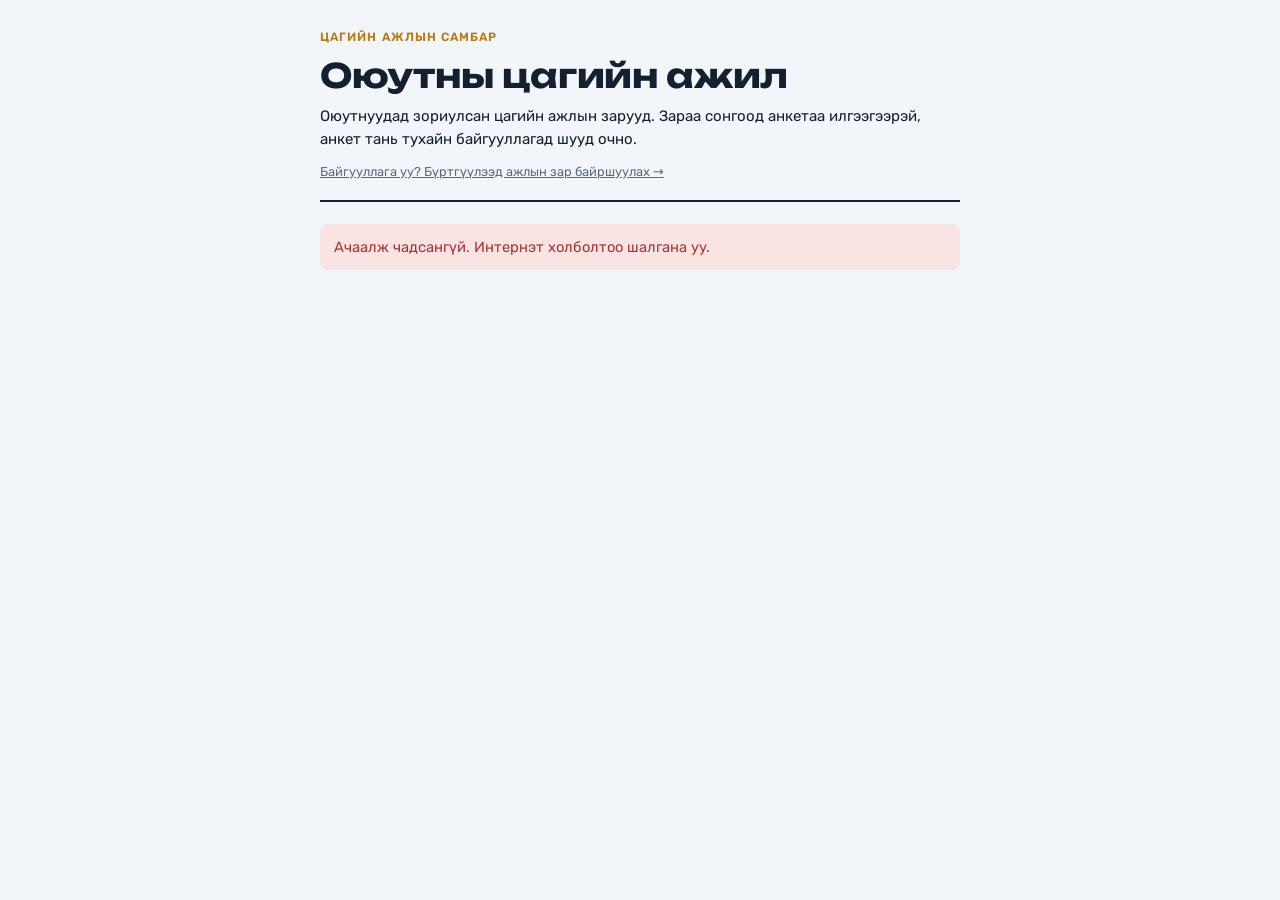
<file: index.html>
<!doctype html>
<html lang="mn">
<head>
<meta charset="utf-8">
<meta name="viewport" content="width=device-width,initial-scale=1,viewport-fit=cover">
<title>Оюутны цагийн ажил</title>
<meta name="description" content="Оюутнуудад зориулсан цагийн ажлын зарууд">
<meta name="theme-color" content="#1D5FAA">
<link rel="icon" href="icons/icon-192.png">
<link rel="preconnect" href="https://fonts.googleapis.com">
<link rel="preconnect" href="https://fonts.gstatic.com" crossorigin>
<link rel="stylesheet" href="https://fonts.googleapis.com/css2?family=Unbounded:wght@500;700&family=Rubik:wght@400;500;600&display=swap">
<link rel="stylesheet" href="style.css?v=9">
</head>
<body>
<main class="wrap">
  <header class="hero">
    <div class="eyebrow">Цагийн ажлын самбар</div>
    <h1 id="siteTitle">Оюутны цагийн ажил</h1>
    <p class="desc" id="siteDesc">Оюутнуудад зориулсан цагийн ажлын зарууд. Зараа сонгоод анкетаа илгээгээрэй, анкет тань тухайн байгууллагад шууд очно.</p>
    <a class="hint" href="company.html" id="postCta">Байгууллага уу? Бүртгүүлээд ажлын зар байршуулах →</a>
  </header>

  <div id="status" class="note info">Ачааллаж байна…</div>

  <section id="boardView" hidden>
    <div class="jobs" id="jobs"></div>
  </section>

  <section class="panel" id="formPanel" hidden>
    <button type="button" class="ghost small" id="backBtn" style="justify-self:start">← Бүх зар</button>
    <div class="chosen" id="chosen"></div>
    <h2>Анкет бөглөх</h2>
    <form id="form" novalidate>
      <div style="display:grid;gap:16px">
        <div class="grid2">
          <div class="field"><label for="f_last" class="req">Овог</label><input id="f_last" type="text" autocomplete="family-name" maxlength="60"></div>
          <div class="field"><label for="f_first" class="req">Нэр</label><input id="f_first" type="text" autocomplete="given-name" maxlength="60"></div>
        </div>
        <div class="grid2">
          <div class="field"><label for="f_phone" class="req">Утас</label><input id="f_phone" type="tel" inputmode="tel" autocomplete="tel" placeholder="9911 2233" maxlength="20"></div>
          <div class="field"><label for="f_email">Имэйл</label><input id="f_email" type="email" autocomplete="email" maxlength="100"></div>
        </div>
        <div class="grid2">
          <div class="field"><label for="f_age" class="req">Нас</label><input id="f_age" type="text" inputmode="numeric" maxlength="2" placeholder="20"></div>
          <div class="field"><label for="f_type" class="req">Та хэн бэ?</label><select id="f_type"><option value="">Сонгоно уу</option></select></div>
        </div>
        <div class="field" id="genderField" hidden>
          <span class="lbl" id="genderLbl">Хүйс</span>
          <div class="chips" id="genderChips" role="radiogroup" aria-labelledby="genderLbl"></div>
        </div>
        <div class="grid2">
          <div class="field"><label for="f_school">Сургууль</label><input id="f_school" type="text" placeholder="МУИС, ШУТИС…" maxlength="100"></div>
          <div class="field"><label for="f_major">Мэргэжил, курс</label><input id="f_major" type="text" placeholder="Нягтлан бодох, 2-р курс" maxlength="100"></div>
        </div>
        <div class="field">
          <span class="lbl req">Ажиллах боломжтой өдрүүд</span>
          <div class="chips" id="dayChips"></div>
        </div>
        <div class="field">
          <span class="lbl req">Ажиллах боломжтой цаг</span>
          <div class="chips" id="shiftChips"></div>
        </div>
        <div class="field"><label for="f_exp">Ажлын туршлага</label><textarea id="f_exp" maxlength="800" placeholder="Өмнө нь хаана, ямар ажил хийж байсан бэ? Байхгүй бол хоосон үлдээнэ үү."></textarea></div>
        <div class="field"><label for="f_note">Нэмэлт мэдээлэл</label><textarea id="f_note" maxlength="800" placeholder="Хэзээнээс эхлэх боломжтой, асуух зүйл гэх мэт"></textarea></div>
        <label class="consent"><input type="checkbox" id="f_consent"> <span id="consentText">Миний мэдээллийг энэ байгууллагад илгээхийг зөвшөөрч байна.</span></label>
        <div class="trap" aria-hidden="true"><label for="f_web">Website</label><input id="f_web" type="text" tabindex="-1" autocomplete="off"></div>
        <div id="formMsg" hidden></div>
        <div class="row"><button type="submit" class="primary" id="submitBtn">Анкет илгээх</button></div>
      </div>
    </form>
  </section>

  <section class="panel" id="donePanel" hidden>
    <h2 id="doneTitle">Анкет илгээгдлээ</h2>
    <p style="margin:0" id="doneText"></p>
    <div class="row"><button type="button" class="primary" id="againBtn">Өөр зар үзэх</button></div>
  </section>
</main>

<script src="config.js?v=9"></script>
<script src="common.js?v=9"></script>
<script>
let jobs = [], current = null, genderMode = "off", site = {};
const checked = box => [...box.querySelectorAll("input:checked")].map(i => i.value);

function renderOptions(o) {
  o = o || {};
  $("dayChips").textContent = "";
  $("shiftChips").textContent = "";
  $("f_type").length = 1;
  chips($("dayChips"), o.days || DAY_FULL, "day");
  chips($("shiftChips"), o.shifts || SHIFTS, "shift");
  (o.types || TYPES).forEach(t => $("f_type").add(new Option(t, t)));
  genderMode = o.genderMode || "off";
  $("genderChips").textContent = "";
  chips($("genderChips"), o.genders || [], "gender", "radio");
  $("genderField").hidden = genderMode === "off";
  $("genderLbl").classList.toggle("req", genderMode === "required");
}

function node(tag, cls, text) {
  const e = document.createElement(tag);
  if (cls) e.className = cls;
  if (text != null) e.textContent = text;
  return e;
}

function meta(job) {
  const m = node("div", "meta");
  [["Байршил", job.place], ["Цалин", job.pay], ["Цаг", job.schedule], ["Хаагдах", job.deadline]].forEach(([k, v]) => {
    if (!v) return;
    const s = node("span"), b = node("b", null, v);
    s.append(k + ": ", b);
    m.append(s);
  });
  return m;
}

function renderBoard() {
  const box = $("jobs");
  box.textContent = "";
  if (!jobs.length) {
    box.append(node("div", "empty", "Одоогоор нээлттэй зар алга. Дараа дахин шалгаарай."));
    return;
  }
  jobs.forEach(j => {
    const a = node("article", "job");
    a.append(node("div", "org", j.org), node("h3", null, j.title), meta(j));
    const det = node("details");
    det.append(node("summary", null, "Дэлгэрэнгүй"), node("p", "desc", j.desc));
    a.append(det);
    const b = node("button", "primary", "Анкет илгээх");
    b.type = "button";
    b.style.justifySelf = "start";
    b.onclick = () => { location.hash = "job=" + j.id; };
    a.append(b);
    box.append(a);
  });
}

// #job=<id> линкээр шууд тухайн зарын анкет нээгдэнэ (админ "Линк хуулах"-аар тараана).
function route() {
  const m = location.hash.match(/job=([\w-]+)/);
  current = m ? jobs.find(j => j.id === m[1]) || null : null;
  $("donePanel").hidden = true;
  if (m && !current) {
    msg($("status"), "Энэ зар хаагдсан эсвэл олдсонгүй. Доорх нээлттэй заруудаас сонгоно уу.", "info");
  } else if (site.closed) {
    msg($("status"), "Анкет хүлээж авахыг түр зогсоосон байна.", "info");
  } else {
    $("status").hidden = true;
  }
  $("boardView").hidden = !!current;
  $("formPanel").hidden = !current || site.closed;
  if (current) {
    const c = $("chosen");
    c.textContent = "";
    c.append(node("div", "org", current.org), node("strong", null, current.title), meta(current));
    $("consentText").textContent = `Миний мэдээллийг «${current.org}»-д илгээхийг зөвшөөрч байна.`;
    $("f_consent").checked = false;
    msg($("formMsg"), "");
  }
  window.scrollTo(0, 0);
}
window.addEventListener("hashchange", route);
$("backBtn").onclick = () => { location.hash = ""; };
$("againBtn").onclick = () => { location.hash = ""; route(); };

$("form").addEventListener("submit", async e => {
  e.preventDefault();
  if (!current) return;
  const d = {
    jobId: current.id,
    lastName: $("f_last").value.trim(), firstName: $("f_first").value.trim(),
    phone: $("f_phone").value.trim(), email: $("f_email").value.trim(), age: $("f_age").value.trim(),
    type: $("f_type").value, school: $("f_school").value.trim(), major: $("f_major").value.trim(),
    days: checked($("dayChips")), shifts: checked($("shiftChips")),
    experience: $("f_exp").value.trim(), note: $("f_note").value.trim(), website: $("f_web").value,
    gender: checked($("genderChips"))[0] || "", consent: $("f_consent").checked
  };
  const miss = [];
  if (!d.lastName) miss.push("овог");
  if (!d.firstName) miss.push("нэр");
  if (d.phone.replace(/\D/g, "").length < 8) miss.push("утас (8 оронтой)");
  if (!/^\d{1,2}$/.test(d.age)) miss.push("нас");
  if (!d.type) miss.push("та хэн бэ");
  if (genderMode === "required" && !d.gender) miss.push("хүйс");
  if (!d.days.length) miss.push("өдөр");
  if (!d.shifts.length) miss.push("цаг");
  if (d.email && !/^\S+@\S+\.\S+$/.test(d.email)) miss.push("имэйл зөв биш");
  if (miss.length) { msg($("formMsg"), "Дараахыг бөглөнө үү: " + miss.join(", "), "err"); return; }
  if (!d.consent) { msg($("formMsg"), "Мэдээллээ байгууллагад илгээхийг зөвшөөрнө үү.", "err"); return; }

  const btn = $("submitBtn");
  btn.disabled = true;
  btn.textContent = "Илгээж байна…";
  try {
    const r = await api("apply", { data: d });
    $("doneTitle").textContent = r.updated ? "Анкет тань шинэчлэгдлээ" : "Анкет илгээгдлээ";
    $("doneText").textContent = `«${current.org}» таны анкетыг хүлээн авлаа. Тэд тантай утсаар холбогдоно. Бөглөсөн мэдээлэл тань хадгалагдсан тул өөр зарт хурдан илгээж болно.`;
    msg($("formMsg"), "");
    $("formPanel").hidden = true;
    $("donePanel").hidden = false;
    window.scrollTo({ top: 0, behavior: "smooth" });
  } catch (err) {
    if (err.code === "closed") { msg($("formMsg"), err.message, "info"); load(); }
    else msg($("formMsg"), err.message || "Илгээж чадсангүй. Дахин оролдоно уу.", "err");
  } finally {
    btn.disabled = false;
    btn.textContent = "Анкет илгээх";
  }
});

async function load() {
  try {
    const r = await api("board");
    site = r.job || {};
    if (site.title) { $("siteTitle").textContent = site.title; document.title = site.title; }
    if (site.desc) $("siteDesc").textContent = site.desc;
    $("postCta").hidden = site.postsOpen === false;
    renderOptions(r.options);
    jobs = r.jobs || [];
    renderBoard();
    route();
  } catch (err) {
    msg($("status"), "Ачаалж чадсангүй. " + err.message, "err");
  }
}

if (!apiReady()) msg($("status"), "Тохиргоо дутуу: config.js-д API_URL оруулна уу.", "err");
else load();
</script>
</body>
</html>
</file>
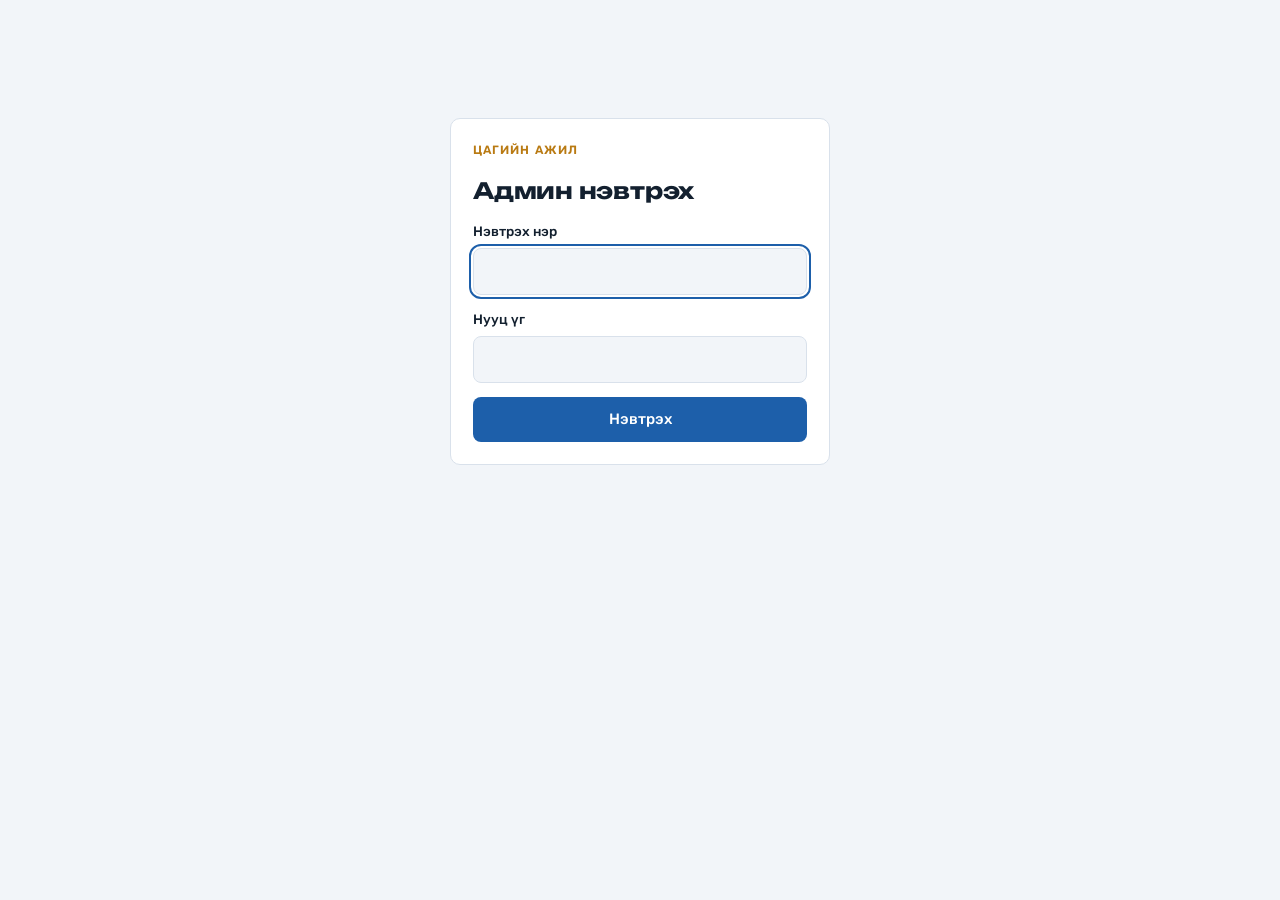
<file: admin.html>
<!doctype html>
<html lang="mn">
<head>
<meta charset="utf-8">
<meta name="viewport" content="width=device-width,initial-scale=1,viewport-fit=cover">
<title>Цагийн ажил — Админ</title>
<meta name="robots" content="noindex">
<meta name="theme-color" content="#1D5FAA">
<link rel="manifest" href="manifest.webmanifest">
<link rel="icon" href="icons/icon-192.png">
<link rel="apple-touch-icon" href="icons/apple-touch-icon.png">
<meta name="apple-mobile-web-app-capable" content="yes">
<meta name="mobile-web-app-capable" content="yes">
<meta name="apple-mobile-web-app-title" content="ЦА Админ">
<meta name="apple-mobile-web-app-status-bar-style" content="default">
<link rel="preconnect" href="https://fonts.googleapis.com">
<link rel="preconnect" href="https://fonts.gstatic.com" crossorigin>
<link rel="stylesheet" href="https://fonts.googleapis.com/css2?family=Unbounded:wght@500;700&family=Rubik:wght@400;500;600&display=swap">
<link rel="stylesheet" href="style.css?v=9">
</head>
<body>

<section class="panel login" id="loginPanel" hidden>
  <div class="eyebrow">Цагийн ажил</div>
  <h1 style="font-size:1.4rem">Админ нэвтрэх</h1>
  <form id="loginForm" style="display:grid;gap:14px" novalidate>
    <div class="field"><label for="user">Нэвтрэх нэр</label><input id="user" type="text" autocomplete="username" autocapitalize="none" spellcheck="false" required></div>
    <div class="field"><label for="pw">Нууц үг</label><input id="pw" type="password" autocomplete="current-password" required></div>
    <div id="loginMsg" hidden></div>
    <button type="submit" class="primary" id="loginBtn">Нэвтрэх</button>
  </form>
</section>

<div id="app" hidden>
  <header class="topbar">
    <div class="inner">
      <button type="button" class="ghost small" id="backBtn" hidden>← Буцах</button>
      <h1 id="viewTitle">Бүртгэл</h1>
      <button type="button" class="ghost small" id="refreshBtn" aria-label="Шинэчлэх">Шинэчлэх</button>
      <button type="button" class="ghost small" id="settingsBtn">Тохиргоо</button>
    </div>
  </header>

  <main class="wrap wide" id="listView" style="margin-top:18px">
    <div class="tabs" role="tablist">
      <button type="button" role="tab" id="tabApps" aria-selected="true">Анкетууд</button>
      <button type="button" role="tab" id="tabJobs" aria-selected="false">Зарууд <span class="badge" id="pendingBadge" hidden></span></button>
      <button type="button" role="tab" id="tabCos" aria-selected="false">Байгууллагууд</button>
    </div>
    <div id="adminMsg" hidden></div>

    <div id="appsPane" style="display:grid;gap:18px">
    <div class="stats" id="stats" role="group" aria-label="Төлөвөөр шүүх"></div>
    <div class="filters">
      <input id="search" type="search" placeholder="Нэр, утас, сургуулиар хайх" aria-label="Хайх">
      <select id="filterDay" aria-label="Өдрөөр шүүх"><option value="">Бүх өдөр</option></select>
      <select id="filterGender" aria-label="Хүйсээр шүүх" hidden><option value="">Бүх хүйс</option></select>
      <select id="filterJob" aria-label="Зараар шүүх"><option value="">Бүх зар</option></select>
    </div>
    <div class="cards" id="cards"></div>
    <div class="row" style="justify-content:space-between">
      <span class="hint" id="updated"></span>
      <button type="button" class="ghost small" id="csvBtn">CSV татах</button>
    </div>
    </div>

    <div id="jobsPane" style="display:grid;gap:18px" hidden>
      <div class="stats" id="jobStats" role="group" aria-label="Зарын төлөвөөр шүүх"></div>
      <div class="cards" id="jobCards"></div>
      <p class="hint" style="margin:0">Байгууллагууд энэ линкээр бүртгүүлж зараа нэмнэ: <a id="postLink" href="company.html">company.html</a></p>
    </div>

    <div id="cosPane" style="display:grid;gap:18px" hidden>
      <div class="cards" id="coCards"></div>
    </div>
    <p class="foot">Бүх өгөгдөл таны Google Sheet-д хадгалагдана. Зарын самбар: <a id="formLink" href="./">нээх</a></p>
  </main>

  <main class="wrap" id="settingsView" style="margin-top:18px" hidden>
    <div id="settingsMsg" hidden></div>

    <section class="panel">
      <h2>Самбарын мэдээлэл</h2>
      <form id="jobForm" novalidate style="display:grid;gap:14px">
        <div class="field"><label for="j_title">Гарчиг</label><input id="j_title" type="text" maxlength="120" placeholder="Оюутны цагийн ажил"></div>
        <div class="field"><label for="j_desc">Тайлбар</label><textarea id="j_desc" maxlength="2000" placeholder="Оюутнуудад зориулсан цагийн ажлын зарууд."></textarea></div>
        <label class="row" style="gap:8px;font-weight:400"><input type="checkbox" id="j_posts"> Байгууллагаас шинэ зар хүлээж авах</label>
        <label class="row" style="gap:8px;font-weight:400"><input type="checkbox" id="j_closed"> Анкет хүлээж авахыг түр зогсоох</label>
        <div class="row"><button type="submit" class="primary" id="jobSave">Хадгалах</button><span id="jobMsg" class="hint" role="status"></span></div>
      </form>
    </section>

    <section class="panel">
      <h2>Анкетын сонголтууд</h2>
      <p class="hint" style="margin:0">Мөр бүрд нэг сонголт. Өмнө ирсэн анкетууд хуучин утгаараа үлдэнэ.</p>
      <form id="optForm" novalidate style="display:grid;gap:14px">
        <div class="field"><label for="o_days">Ажиллах өдрүүд</label><textarea id="o_days" rows="7"></textarea></div>
        <div class="field"><label for="o_shifts">Ажиллах цаг</label><textarea id="o_shifts" rows="4"></textarea></div>
        <div class="field"><label for="o_types">«Та хэн бэ?» сонголтууд</label><textarea id="o_types" rows="5"></textarea></div>
        <div class="grid2">
          <div class="field"><label for="o_gmode">Хүйс асуух</label>
            <select id="o_gmode"><option value="off">Асуухгүй</option><option value="optional">Асуух (заавал биш)</option><option value="required">Заавал асуух</option></select></div>
          <div class="field"><label for="o_genders">Хүйсийн сонголтууд</label><textarea id="o_genders" rows="3"></textarea></div>
        </div>
        <div class="row"><button type="submit" class="primary" id="optSave">Хадгалах</button><span id="optMsg" class="hint" role="status"></span></div>
      </form>
    </section>

    <section class="panel">
      <h2>Имэйл мэдэгдэл</h2>
      <form id="notifyForm" novalidate style="display:grid;gap:14px">
        <label class="row" style="gap:8px;font-weight:400"><input type="checkbox" id="n_on"> Шинэ анкет ирэхэд имэйл илгээх</label>
        <div class="field"><label for="n_email">Хүлээн авах имэйл</label><input id="n_email" type="email" maxlength="100" autocomplete="email"><span class="hint" id="n_hint"></span></div>
        <span class="hint" id="quotaHint"></span>
        <div class="row"><button type="submit" class="primary" id="notifySave">Хадгалах</button><span id="notifyMsg" class="hint" role="status"></span></div>
      </form>
    </section>

    <section class="panel">
      <h2>Нууц үг солих</h2>
      <form id="pwForm" novalidate style="display:grid;gap:14px">
        <input type="text" id="pw_user" autocomplete="username" hidden>
        <div class="field"><label for="pw_cur">Одоогийн нууц үг</label><input id="pw_cur" type="password" autocomplete="current-password"></div>
        <div class="grid2">
          <div class="field"><label for="pw_new">Шинэ нууц үг</label><input id="pw_new" type="password" autocomplete="new-password" minlength="8"></div>
          <div class="field"><label for="pw_new2">Шинэ нууц үг дахин</label><input id="pw_new2" type="password" autocomplete="new-password"></div>
        </div>
        <span class="hint">Хамгийн багадаа 8 тэмдэгт. Солиход бусад төхөөрөмж дээрх нэвтрэлт гарна.</span>
        <div class="row"><button type="submit" class="primary" id="pwSave">Солих</button><span id="pwMsg" class="hint" role="status"></span></div>
      </form>
    </section>

    <section class="panel">
      <h2>Админууд</h2>
      <ul class="admins" id="adminList"></ul>
      <form id="addAdminForm" novalidate style="display:grid;gap:14px">
        <div class="grid2">
          <div class="field"><label for="a_name">Шинэ админы нэвтрэх нэр</label><input id="a_name" type="text" autocomplete="off" autocapitalize="none" spellcheck="false" maxlength="30" placeholder="bat.erdene"></div>
          <div class="field"><label for="a_pw">Нууц үг</label><input id="a_pw" type="password" autocomplete="new-password" minlength="8"></div>
        </div>
        <span class="hint">Латин үсэг, тоо, . _ - ашиглана. Нууц үг 8-аас дээш тэмдэгт. Шинэ админдаа нэр, нууц үгээ өөрөө дамжуулна.</span>
        <div class="row"><button type="submit" class="primary" id="addAdminBtn">Админ нэмэх</button><span id="adminsMsg" class="hint" role="status"></span></div>
      </form>
      <p class="hint" id="adminsFull" style="margin:0" hidden></p>
    </section>

    <section class="panel">
      <h2>Харагдах байдал</h2>
      <div class="grid2">
        <div class="field"><label for="v_theme">Өнгө</label>
          <select id="v_theme"><option value="auto">Автомат (утасны тохиргоогоор)</option><option value="light">Цайвар</option><option value="dark">Бараан</option></select></div>
        <div class="field"><label for="v_refresh">Автоматаар шинэчлэх</label>
          <select id="v_refresh"><option value="30">30 секунд тутам</option><option value="60">1 минут тутам</option><option value="300">5 минут тутам</option><option value="0">Унтраах</option></select></div>
      </div>
      <span class="hint">Энэ төхөөрөмж дээр л хадгалагдана.</span>
    </section>

    <section class="panel">
      <div class="row" style="justify-content:space-between">
        <span>Нэвтэрсэн: <b id="whoami">—</b></span>
        <button type="button" class="danger small" id="logoutBtn">Гарах</button>
      </div>
    </section>
  </main>
</div>

<script src="config.js?v=9"></script>
<script src="common.js?v=9"></script>
<script>
const TOKEN_KEY = "tsa_admin_token";
let companies = [];
let token = null, rows = [], jobs = [], filterStatus = "", loading = false, options = {}, settings = null, view = "list";
let pane = "apps", jobFilter = "Хүлээгдэж буй";
const JOB_STATUS = { pending: "Хүлээгдэж буй", approved: "Нийтлэгдсэн", closed: "Хаагдсан", rejected: "Татгалзсан" };
const JOB_CLASS = { "Хүлээгдэж буй": "s-contacted", "Нийтлэгдсэн": "s-hired", "Хаагдсан": "s-new", "Татгалзсан": "s-rejected" };
const pref = {
  get(k, d) { try { return localStorage.getItem("tsa_" + k) || d; } catch (e) { return d; } },
  set(k, v) { try { localStorage.setItem("tsa_" + k, v); } catch (e) {} }
};

function applyTheme() {
  const t = pref.get("theme", "auto");
  if (t === "auto") delete document.documentElement.dataset.theme;
  else document.documentElement.dataset.theme = t;
}
applyTheme();

const store = {
  get() { try { return localStorage.getItem(TOKEN_KEY); } catch (e) { return null; } },
  set(v) { try { v ? localStorage.setItem(TOKEN_KEY, v) : localStorage.removeItem(TOKEN_KEY); } catch (e) {} }
};

function setOptions(o) {
  options = o || {};
  const sel = $("filterDay"), keep = sel.value;
  sel.length = 1;
  (options.days || DAY_FULL).forEach(d => sel.add(new Option(d, d)));
  sel.value = [...sel.options].some(x => x.value === keep) ? keep : "";
  const gs = $("filterGender"), gkeep = gs.value;
  gs.length = 1;
  (options.genders || []).forEach(g => gs.add(new Option(g, g)));
  gs.value = [...gs.options].some(x => x.value === gkeep) ? gkeep : "";
  gs.hidden = !options.genderMode || options.genderMode === "off";
  if (gs.hidden) gs.value = "";
}
setOptions();
const shortDay = d => DAY_SHORT[DAY_FULL.indexOf(d)] || d.slice(0, 2);
$("formLink").href = new URL("./", location.href).href;
$("postLink").href = $("postLink").textContent = new URL("company.html", location.href).href;

function showLogin(text) {
  token = null;
  store.set(null);
  rows = [];
  $("app").hidden = true;
  $("loginPanel").hidden = false;
  msg($("loginMsg"), text || "", text ? "err" : "info");
  $("pw").value = "";
  ($("user").value ? $("pw") : $("user")).focus();
}

async function call(action, data) {
  try {
    return await api(action, { token, ...(data || {}) });
  } catch (err) {
    if (err.code === "auth") showLogin("Нэвтрэх хугацаа дууссан. Дахин нэвтэрнэ үү.");
    throw err;
  }
}

$("loginForm").addEventListener("submit", async e => {
  e.preventDefault();
  const b = $("loginBtn");
  b.disabled = true;
  try {
    token = (await api("login", { user: $("user").value.trim(), password: $("pw").value })).token;
    store.set(token);
    startApp();
  } catch (err) {
    msg($("loginMsg"), err.message, "err");
  } finally {
    b.disabled = false;
  }
});

$("logoutBtn").onclick = () => { showView("list"); showLogin(); };

function startApp() {
  $("loginPanel").hidden = true;
  $("app").hidden = false;
  load();
}

async function load() {
  if (loading || !token) return;
  loading = true;
  $("refreshBtn").disabled = true;
  $("refreshBtn").textContent = "…";
  try {
    const r = await call("list");
    rows = r.rows || [];
    jobs = r.jobs || [];
    companies = r.companies || [];
    setOptions(r.options);
    fillJob(r.job || {});
    fillJobFilter();
    msg($("adminMsg"), "");
    $("updated").textContent = "Шинэчилсэн: " + fmtDate(Date.now()).slice(11);
    render();
    renderJobs();
    renderCompanies();
  } catch (err) {
    if (err.code !== "auth") msg($("adminMsg"), "Ачаалж чадсангүй. " + err.message, "err");
  } finally {
    loading = false;
    $("refreshBtn").disabled = false;
    $("refreshBtn").textContent = "Шинэчлэх";
  }
}

function render() {
  const st = $("stats");
  st.textContent = "";
  [["", "Нийт", rows.length], ...STATUSES.map(s => [s, s, rows.filter(r => (r.status || "Шинэ") === s).length])].forEach(([key, label, n]) => {
    const b = document.createElement("button");
    b.type = "button";
    b.className = "stat";
    b.setAttribute("aria-pressed", String(filterStatus === key));
    const num = document.createElement("b");
    num.textContent = n;
    b.append(num, label);
    b.onclick = () => { filterStatus = key; render(); };
    st.append(b);
  });

  const q = $("search").value.trim().toLowerCase(), day = $("filterDay").value, gender = $("filterGender").value, job = $("filterJob").value;
  const list = rows.filter(r =>
    (!filterStatus || (r.status || "Шинэ") === filterStatus) &&
    (!day || (r.days || "").split(", ").includes(day)) &&
    (!gender || r.gender === gender) &&
    (!job || (job === "-" ? !r.jobId : r.jobId === job)) &&
    (!q || [r.lastName, r.firstName, r.phone, r.email, r.school, r.major].join(" ").toLowerCase().includes(q)));

  const box = $("cards");
  box.textContent = "";
  if (!list.length) {
    const d = document.createElement("div");
    d.className = "empty";
    d.style.gridColumn = "1/-1";
    d.textContent = rows.length ? "Шүүлтэд тохирох бүртгэл алга." : "Одоохондоо анкет алга. Зарын самбарын линкээ оюутнуудад тараагаарай.";
    box.append(d);
    return;
  }
  list.forEach(r => box.append(card(r)));
}

function el(tag, cls, text) {
  const e = document.createElement(tag);
  if (cls) e.className = cls;
  if (text != null) e.textContent = text;
  return e;
}

function card(r) {
  const c = el("article", "card");
  const status = r.status || "Шинэ";

  const head = el("div", "card-head");
  const who = el("div");
  who.append(el("div", "name", `${r.lastName} ${r.firstName}`), el("div", "sub", [r.age && r.age + " нас", r.gender, fmtDate(r.createdAt)].filter(Boolean).join(" · ")));
  head.append(who, el("span", "pill " + (STATUS_CLASS[status] || "s-new"), status));
  c.append(head);

  c.append(el("div", "job-line", r.jobTitle || "Ерөнхий анкет"));
  const school = [r.type, r.school, r.major].filter(Boolean).join(" · ");
  if (school) c.append(el("div", "sub", school));
  const days = (r.days || "").split(", ").filter(Boolean).map(shortDay).join(" ");
  const shifts = (r.shifts || "").split(", ").filter(Boolean).map(s => s.split(" ")[0]).join(", ");
  c.append(el("div", "days", [days, shifts].filter(Boolean).join(" · ")));
  if (r.email) c.append(el("div", "sub", r.email));

  if (r.experience || r.note) {
    const det = el("details");
    det.append(el("summary", null, "Туршлага, тэмдэглэл"));
    if (r.experience) det.append(el("div", "text", r.experience));
    if (r.note) { const n = el("div", "text sub", r.note); n.style.marginTop = "6px"; det.append(n); }
    c.append(det);
  }

  const act = el("div", "actions");
  const tel = el("a", "btn primary small", "Залгах");
  tel.href = "tel:" + (r.phone || "").replace(/[^\d+]/g, "");
  tel.setAttribute("aria-label", `${r.lastName} ${r.firstName} руу залгах: ${r.phone}`);
  tel.title = r.phone;

  const sel = el("select");
  sel.setAttribute("aria-label", "Төлөв");
  STATUSES.forEach(s => sel.add(new Option(s, s)));
  sel.value = status;
  sel.onchange = async () => {
    const prev = r.status;
    sel.disabled = true;
    r.status = sel.value;
    try {
      await call("status", { id: r.id, status: sel.value });
      render();
    } catch (err) {
      r.status = prev;
      sel.value = prev || "Шинэ";
      if (err.code !== "auth") msg($("adminMsg"), "Төлөв хадгалж чадсангүй. " + err.message, "err");
    } finally {
      sel.disabled = false;
    }
  };

  const del = el("button", "danger small", "Устгах");
  del.type = "button";
  del.onclick = async () => {
    if (!del.dataset.confirm) {
      del.dataset.confirm = "1";
      del.textContent = "Итгэлтэй юу?";
      setTimeout(() => { if (del.isConnected) { delete del.dataset.confirm; del.textContent = "Устгах"; } }, 4000);
      return;
    }
    del.disabled = true;
    try {
      await call("delete", { id: r.id });
      rows = rows.filter(x => x.id !== r.id);
      render();
    } catch (err) {
      del.disabled = false;
      if (err.code !== "auth") msg($("adminMsg"), "Устгаж чадсангүй. " + err.message, "err");
    }
  };

  const contact = el("div", "actions");
  contact.append(tel, el("span", "sub", r.phone));
  act.append(sel, del);
  c.append(contact, act);
  if (r.jobId) c.append(sentLine(r));
  return c;
}

// Анкет байгууллагын имэйл рүү очсон эсэх. Gmail-ийн өдрийн хязгаар дуусвал дахин илгээнэ.
function sentLine(r) {
  const line = el("div", "sent-line");
  if (r.sentAt) {
    line.append(el("span", "sub", "Байгууллагад илгээсэн · " + fmtDate(r.sentAt)));
    return line;
  }
  line.append(el("span", "warn-text", "Байгууллагад илгээгдээгүй"));
  const b = el("button", "ghost small", "Дахин илгээх");
  b.type = "button";
  b.onclick = async () => {
    b.disabled = true;
    try {
      r.sentAt = (await call("resend", { id: r.id })).sentAt;
      render();
    } catch (err) {
      b.disabled = false;
      if (err.code !== "auth") msg($("adminMsg"), err.message, "err");
    }
  };
  line.append(b);
  return line;
}

/* ---------- Зарууд ---------- */
function showPane(p) {
  pane = p;
  [["apps", "tabApps", "appsPane"], ["jobs", "tabJobs", "jobsPane"], ["cos", "tabCos", "cosPane"]].forEach(([k, tab, panel]) => {
    $(tab).setAttribute("aria-selected", String(k === p));
    $(panel).hidden = k !== p;
  });
}
$("tabApps").onclick = () => showPane("apps");
$("tabJobs").onclick = () => showPane("jobs");
$("tabCos").onclick = () => showPane("cos");

/* ---------- Байгууллагууд ---------- */
const CO_CLASS = { "Идэвхтэй": "s-hired", "Баталгаажаагүй": "s-contacted", "Хаагдсан": "s-rejected" };
function renderCompanies() {
  const box = $("coCards");
  box.textContent = "";
  if (!companies.length) {
    const d = el("div", "empty", "Одоохондоо бүртгүүлсэн байгууллага алга.");
    d.style.gridColumn = "1/-1";
    box.append(d);
    return;
  }
  companies.forEach(co => {
    const c = el("article", "card");
    const head = el("div", "card-head");
    const t = el("div");
    t.append(el("div", "name", co.org), el("div", "sub", "Бүртгүүлсэн: " + fmtDate(co.createdAt) + (co.lastLogin ? " · Сүүлд: " + fmtDate(co.lastLogin) : "")));
    head.append(t, el("span", "pill " + (CO_CLASS[co.status] || "s-new"), co.status));
    c.append(head, el("div", "sub", co.contactName + " · " + co.phone + " · " + co.email));
    const own = jobs.filter(j => j.companyId === co.id);
    const ids = own.map(j => j.id);
    c.append(el("div", "days", own.length + " зар · " + rows.filter(r => ids.indexOf(r.jobId) >= 0).length + " анкет"));
    const act = el("div", "actions");
    const tel = el("a", "btn ghost small", "Залгах");
    tel.href = "tel:" + (co.phone || "").replace(/[^\d+]/g, "");
    act.append(tel);
    if (co.status !== "Баталгаажаагүй") {
      const blocked = co.status === "Хаагдсан";
      const b = el("button", (blocked ? "primary" : "ghost") + " small", blocked ? "Нээх" : "Хаах");
      b.type = "button";
      b.onclick = async () => {
        b.disabled = true;
        try {
          await call("companyStatus", { id: co.id, status: blocked ? "active" : "blocked" });
          co.status = blocked ? "Идэвхтэй" : "Хаагдсан";
          renderCompanies();
        } catch (err) {
          b.disabled = false;
          if (err.code !== "auth") msg($("adminMsg"), err.message, "err");
        }
      };
      act.append(b);
    }
    const del = el("button", "danger small", "Устгах");
    del.type = "button";
    del.onclick = async () => {
      if (!del.dataset.confirm) {
        del.dataset.confirm = "1";
        del.textContent = "Итгэлтэй юу?";
        setTimeout(() => { if (del.isConnected) { delete del.dataset.confirm; del.textContent = "Устгах"; } }, 4000);
        return;
      }
      del.disabled = true;
      try {
        await call("deleteCompany", { id: co.id });
        companies = companies.filter(x => x.id !== co.id);
        renderCompanies();
      } catch (err) {
        del.disabled = false;
        if (err.code !== "auth") msg($("adminMsg"), err.message, "err");
      }
    };
    act.append(del);
    c.append(act);
    if (co.status === "Хаагдсан") c.append(el("div", "warn-text", "Нэвтэрч чадахгүй. Зарыг нь «Зарууд» хэсгээс тусад нь хаана."));
    box.append(c);
  });
}

function fillJobFilter() {
  const sel = $("filterJob"), keep = sel.value;
  sel.length = 1;
  jobs.forEach(j => sel.add(new Option(j.org + " — " + j.title, j.id)));
  if (rows.some(r => !r.jobId)) sel.add(new Option("Ерөнхий анкет", "-"));
  sel.value = [...sel.options].some(x => x.value === keep) ? keep : "";
  const pending = jobs.filter(j => j.status === JOB_STATUS.pending).length;
  $("pendingBadge").hidden = !pending;
  $("pendingBadge").textContent = pending;
}

function renderJobs() {
  const st = $("jobStats");
  st.textContent = "";
  [...Object.values(JOB_STATUS), ""].forEach(s => {
    const b = el("button", "stat");
    b.type = "button";
    b.setAttribute("aria-pressed", String(jobFilter === s));
    b.append(el("b", null, s ? jobs.filter(j => j.status === s).length : jobs.length), s || "Бүгд");
    b.onclick = () => { jobFilter = s; renderJobs(); };
    st.append(b);
  });
  const box = $("jobCards");
  box.textContent = "";
  const list = jobs.filter(j => !jobFilter || j.status === jobFilter);
  if (!list.length) {
    const d = el("div", "empty", jobs.length ? "Энэ төлөвтэй зар алга." : "Одоохондоо зар алга. Байгууллагуудад зар илгээх линкээ өгөөрэй.");
    d.style.gridColumn = "1/-1";
    box.append(d);
    return;
  }
  list.forEach(j => box.append(jobCard(j)));
}

function jobCard(j) {
  const c = el("article", "card");
  const head = el("div", "card-head");
  const t = el("div");
  t.append(el("div", "name", j.title), el("div", "sub", j.org + " · " + fmtDate(j.createdAt)));
  head.append(t, el("span", "pill " + (JOB_CLASS[j.status] || "s-new"), j.status));
  c.append(head);
  c.append(el("div", "days", [j.place, j.pay, j.schedule].filter(Boolean).join(" · ")));
  if (j.deadline) c.append(el("div", "sub", "Хаагдах: " + j.deadline));
  const det = el("details");
  det.append(el("summary", null, "Тайлбар"), el("div", "text", j.desc));
  c.append(det);

  const who = el("div", "actions");
  const tel = el("a", "btn ghost small", "Залгах");
  tel.href = "tel:" + (j.contactPhone || "").replace(/[^\d+]/g, "");
  const mail = el("a", "btn ghost small", "Имэйл");
  mail.href = "mailto:" + j.contactEmail;
  who.append(el("span", "sub", j.contactName), tel, mail);
  c.append(who, el("div", "sub", j.contactPhone + " · " + j.contactEmail));

  const count = rows.filter(r => r.jobId === j.id).length;
  if (count) {
    const a = el("button", "linkish", count + " анкет харах");
    a.type = "button";
    a.onclick = () => { $("filterJob").value = j.id; filterStatus = ""; showPane("apps"); render(); };
    c.append(a);
  }

  const act = el("div", "actions");
  const btn = (label, cls, status) => {
    const b = el("button", cls + " small", label);
    b.type = "button";
    b.onclick = async () => {
      b.disabled = true;
      try {
        j.status = (await call("jobStatus", { id: j.id, status })).status;
        fillJobFilter();
        renderJobs();
      } catch (err) {
        b.disabled = false;
        if (err.code !== "auth") msg($("adminMsg"), err.message, "err");
      }
    };
    act.append(b);
  };
  if (j.status === JOB_STATUS.pending) { btn("Батлах", "primary", "approved"); btn("Татгалзах", "ghost", "rejected"); }
  if (j.status === JOB_STATUS.approved) {
    btn("Хаах", "ghost", "closed");
    const share = el("button", "ghost small", "Линк хуулах");
    share.type = "button";
    share.onclick = async () => {
      const url = new URL("./#job=" + j.id, location.href).href;
      try { await navigator.clipboard.writeText(url); share.textContent = "Хуулсан"; }
      catch (e) { prompt("Зарын линк:", url); }
    };
    act.append(share);
  }
  if (j.status === JOB_STATUS.closed) btn("Дахин нээх", "primary", "approved");
  if (j.status === JOB_STATUS.rejected) btn("Батлах", "ghost", "approved");

  const del = el("button", "danger small", "Устгах");
  del.type = "button";
  del.onclick = async () => {
    if (!del.dataset.confirm) {
      del.dataset.confirm = "1";
      del.textContent = "Итгэлтэй юу?";
      setTimeout(() => { if (del.isConnected) { delete del.dataset.confirm; del.textContent = "Устгах"; } }, 4000);
      return;
    }
    del.disabled = true;
    try {
      await call("deleteJob", { id: j.id });
      jobs = jobs.filter(x => x.id !== j.id);
      fillJobFilter();
      renderJobs();
    } catch (err) {
      del.disabled = false;
      if (err.code !== "auth") msg($("adminMsg"), err.message, "err");
    }
  };
  act.append(del);
  c.append(act);
  return c;
}

$("search").oninput = render;
$("filterDay").onchange = render;
$("filterGender").onchange = render;
$("filterJob").onchange = render;
$("refreshBtn").onclick = load;

/* ---------- Тохиргоо ---------- */
function showView(v) {
  view = v;
  const s = v === "settings";
  $("listView").hidden = s;
  $("settingsView").hidden = !s;
  $("backBtn").hidden = !s;
  $("refreshBtn").hidden = s;
  $("settingsBtn").hidden = s;
  $("viewTitle").textContent = s ? "Тохиргоо" : "Бүртгэл";
  window.scrollTo(0, 0);
  if (s) loadSettings();
  else load();
}
$("settingsBtn").onclick = () => showView("settings");
$("backBtn").onclick = () => showView("list");

const lines = id => $(id).value.split("\n").map(x => x.trim()).filter(Boolean);

async function loadSettings() {
  msg($("settingsMsg"), "Ачаалж байна…", "info");
  try {
    settings = (await call("getSettings")).settings;
    $("o_days").value = settings.days.join("\n");
    $("o_shifts").value = settings.shifts.join("\n");
    $("o_types").value = settings.types.join("\n");
    $("o_gmode").value = settings.genderMode;
    $("o_genders").value = settings.genders.join("\n");
    $("n_on").checked = settings.notify;
    $("n_email").value = settings.notifyEmail || "";
    $("n_email").placeholder = settings.ownerEmail || "";
    $("n_hint").textContent = "Хоосон бол " + (settings.ownerEmail || "таны Google имэйл") + " руу очно.";
    $("quotaHint").textContent = "Өнөөдөр илгээх боломжтой имэйл: " + settings.mailQuota + ". Анкет бүр байгууллагад 1, танд 1 имэйл зарцуулна.";
    $("whoami").textContent = settings.user;
    renderAdmins(settings.admins);
    $("pw_user").value = settings.user;
    msg($("settingsMsg"), "");
  } catch (err) {
    if (err.code !== "auth") msg($("settingsMsg"), "Тохиргоо ачаалж чадсангүй. " + err.message, "err");
  }
}

async function saveSettings(patch, btn, out) {
  if (!settings) return;
  btn.disabled = true;
  out.textContent = "";
  try {
    const next = { ...settings, ...patch };
    const r = await call("saveSettings", { settings: {
      notify: next.notify, notifyEmail: next.notifyEmail, days: next.days, shifts: next.shifts, types: next.types,
      genderMode: next.genderMode, genders: next.genders
    } });
    settings = { ...settings, ...r.settings, user: settings.user, ownerEmail: settings.ownerEmail };
    setOptions(settings);
    out.textContent = "Хадгалсан";
  } catch (err) {
    out.textContent = err.message;
  } finally {
    btn.disabled = false;
  }
}

$("optForm").addEventListener("submit", e => {
  e.preventDefault();
  saveSettings({
    days: lines("o_days"), shifts: lines("o_shifts"), types: lines("o_types"),
    genderMode: $("o_gmode").value, genders: lines("o_genders")
  }, $("optSave"), $("optMsg"));
});
$("notifyForm").addEventListener("submit", e => {
  e.preventDefault();
  saveSettings({ notify: $("n_on").checked, notifyEmail: $("n_email").value.trim() }, $("notifySave"), $("notifyMsg"));
});

$("pwForm").addEventListener("submit", async e => {
  e.preventDefault();
  const out = $("pwMsg"), b = $("pwSave");
  const nw = $("pw_new").value;
  if (nw.length < 8) { out.textContent = "Шинэ нууц үг 8-аас дээш тэмдэгттэй байна."; return; }
  if (nw !== $("pw_new2").value) { out.textContent = "Шинэ нууц үг таарахгүй байна."; return; }
  b.disabled = true;
  out.textContent = "";
  try {
    token = (await call("changePassword", { current: $("pw_cur").value, next: nw })).token;
    store.set(token);
    $("pwForm").reset();
    $("pw_user").value = settings ? settings.user : "";
    out.textContent = "Нууц үг солигдлоо";
  } catch (err) {
    out.textContent = err.message;
  } finally {
    b.disabled = false;
  }
});

function renderAdmins(list) {
  settings.admins = list;
  const ul = $("adminList");
  ul.textContent = "";
  list.forEach(name => {
    const li = el("li", "admin-row");
    const label = el("span", null, name);
    if (name === settings.user) label.append(el("span", "sub", " (та)"));
    li.append(label);
    if (name !== settings.user && list.length > 1) {
      const del = el("button", "danger small", "Устгах");
      del.type = "button";
      del.setAttribute("aria-label", name + " админыг устгах");
      del.onclick = async () => {
        if (!del.dataset.confirm) {
          del.dataset.confirm = "1";
          del.textContent = "Итгэлтэй юу?";
          setTimeout(() => { if (del.isConnected) { delete del.dataset.confirm; del.textContent = "Устгах"; } }, 4000);
          return;
        }
        del.disabled = true;
        try {
          renderAdmins((await call("removeAdmin", { name })).admins);
          $("adminsMsg").textContent = name + " устгагдлаа";
        } catch (err) {
          del.disabled = false;
          $("adminsMsg").textContent = err.message;
        }
      };
      li.append(del);
    }
    ul.append(li);
  });
  const full = list.length >= settings.maxAdmins;
  $("addAdminForm").hidden = full;
  $("adminsFull").hidden = !full;
  $("adminsFull").textContent = `Хамгийн ихдээ ${settings.maxAdmins} админ байна. Шинээр нэмэх бол нэгийг нь устгана.`;
}

$("addAdminForm").addEventListener("submit", async e => {
  e.preventDefault();
  const out = $("adminsMsg"), b = $("addAdminBtn");
  const name = $("a_name").value.trim(), pw = $("a_pw").value;
  if (!/^[A-Za-z0-9._-]{3,30}$/.test(name)) { out.textContent = "Нэвтрэх нэр 3–30 тэмдэгт, латин үсэг, тоо, . _ - байна."; return; }
  if (pw.length < 8) { out.textContent = "Нууц үг 8-аас дээш тэмдэгттэй байна."; return; }
  b.disabled = true;
  out.textContent = "";
  try {
    renderAdmins((await call("addAdmin", { name, password: pw })).admins);
    $("addAdminForm").reset();
    out.textContent = name + " нэмэгдлээ";
  } catch (err) {
    out.textContent = err.message;
  } finally {
    b.disabled = false;
  }
});

$("v_theme").value = pref.get("theme", "auto");
$("v_theme").onchange = () => { pref.set("theme", $("v_theme").value); applyTheme(); };
$("v_refresh").value = pref.get("refresh", "60");
$("v_refresh").onchange = () => { pref.set("refresh", $("v_refresh").value); schedule(); };


function csvCell(v) {
  v = v == null ? "" : String(v);
  return /[",\n]/.test(v) ? '"' + v.replace(/"/g, '""') + '"' : v;
}
$("csvBtn").onclick = () => {
  const head = ["Зар", "Овог", "Нэр", "Утас", "Имэйл", "Нас", "Хүйс", "Төрөл", "Сургууль", "Мэргэжил/курс", "Өдрүүд", "Цаг", "Туршлага", "Тэмдэглэл", "Төлөв", "Бүртгүүлсэн"];
  const lines = [head.join(",")].concat(rows.map(r =>
    [r.jobTitle, r.lastName, r.firstName, r.phone, r.email, r.age, r.gender, r.type, r.school, r.major, r.days, r.shifts, r.experience, r.note, r.status, fmtDate(r.createdAt)].map(csvCell).join(",")));
  const blob = new Blob(["﻿" + lines.join("\n")], { type: "text/csv;charset=utf-8" });
  const a = document.createElement("a");
  a.href = URL.createObjectURL(blob);
  a.download = "tsagiin-ajil-burtgel.csv";
  document.body.append(a);
  a.click();
  a.remove();
  setTimeout(() => URL.revokeObjectURL(a.href), 2000);
};

function fillJob(j) {
  if (document.activeElement && $("jobForm").contains(document.activeElement)) return;
  $("j_title").value = j.title || "";
  $("j_desc").value = j.desc || "";
  $("j_posts").checked = j.postsOpen !== false;
  $("j_closed").checked = !!j.closed;
}
$("jobForm").addEventListener("submit", async e => {
  e.preventDefault();
  const b = $("jobSave");
  b.disabled = true;
  $("jobMsg").textContent = "";
  try {
    await call("saveJob", { job: {
      title: $("j_title").value.trim(), desc: $("j_desc").value.trim(),
      postsOpen: $("j_posts").checked, closed: $("j_closed").checked
    } });
    $("jobMsg").textContent = "Хадгалсан";
  } catch (err) {
    $("jobMsg").textContent = "Хадгалж чадсангүй: " + err.message;
  } finally {
    b.disabled = false;
  }
});

// Апп руу буцаж ороход болон тохиргоонд заасан хугацаа тутамд шинэчилнэ.
let timer = null;
function schedule() {
  clearInterval(timer);
  const sec = +pref.get("refresh", "60");
  if (sec > 0) timer = setInterval(() => { if (document.visibilityState === "visible" && view === "list") load(); }, sec * 1000);
}
schedule();
document.addEventListener("visibilitychange", () => { if (document.visibilityState === "visible" && view === "list") load(); });

if ("serviceWorker" in navigator) navigator.serviceWorker.register("sw.js").catch(() => {});

if (!apiReady()) {
  $("loginPanel").hidden = false;
  msg($("loginMsg"), "Тохиргоо дутуу: config.js-д API_URL оруулна уу.", "err");
} else if ((token = store.get())) {
  startApp();
} else {
  showLogin();
}
</script>
</body>
</html>
</file>
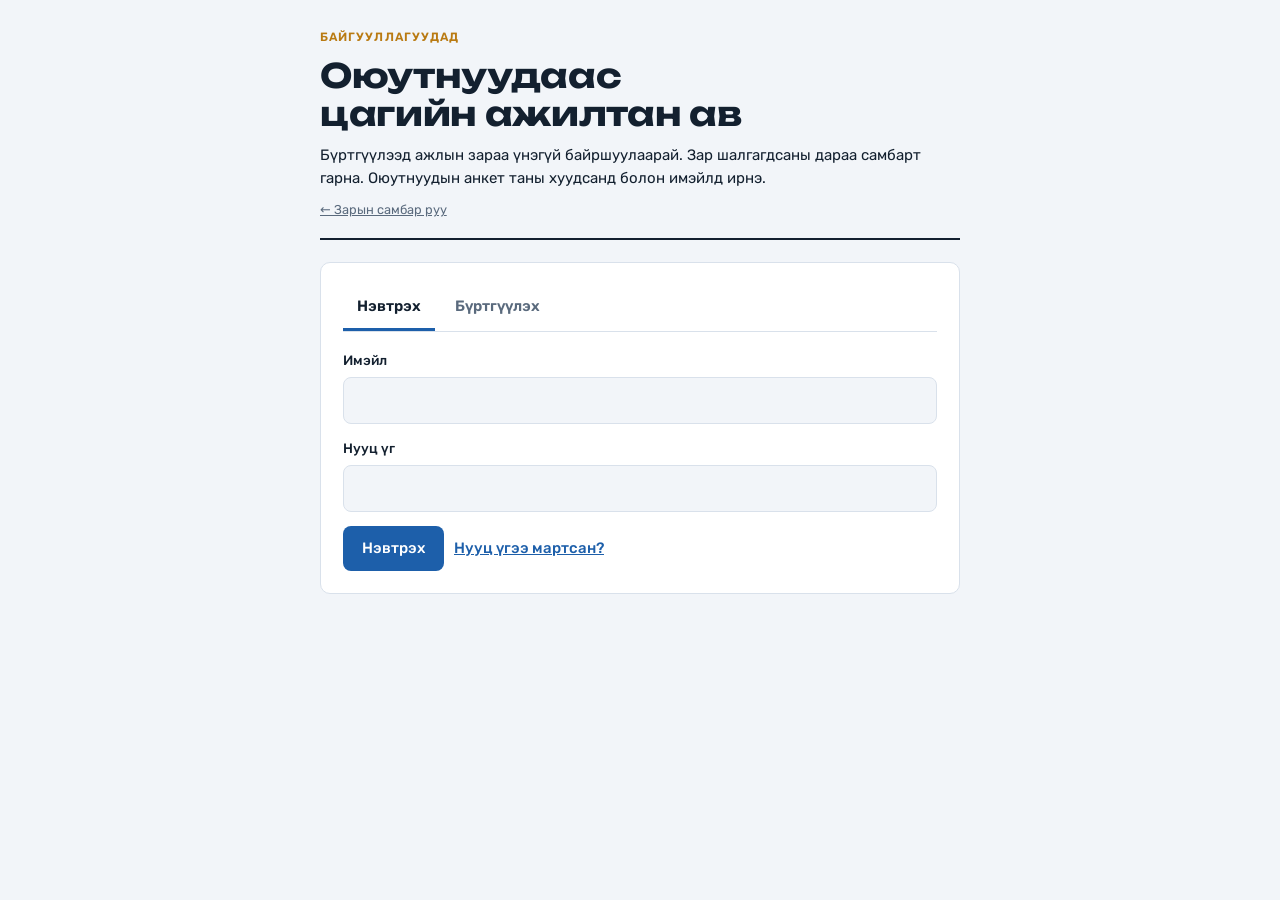
<file: company.html>
<!doctype html>
<html lang="mn">
<head>
<meta charset="utf-8">
<meta name="viewport" content="width=device-width,initial-scale=1,viewport-fit=cover">
<title>Байгууллагын булан</title>
<meta name="description" content="Оюутнуудад цагийн ажлын зар байршуулах, анкет хүлээн авах">
<meta name="theme-color" content="#1D5FAA">
<link rel="icon" href="icons/icon-192.png">
<link rel="preconnect" href="https://fonts.googleapis.com">
<link rel="preconnect" href="https://fonts.gstatic.com" crossorigin>
<link rel="stylesheet" href="https://fonts.googleapis.com/css2?family=Unbounded:wght@500;700&family=Rubik:wght@400;500;600&display=swap">
<link rel="stylesheet" href="style.css?v=9">
</head>
<body>

<!-- ---------- Нэвтрэх / бүртгүүлэх ---------- -->
<main class="wrap" id="authView" hidden>
  <header class="hero">
    <div class="eyebrow">Байгууллагуудад</div>
    <h1>Оюутнуудаас цагийн ажилтан ав</h1>
    <p class="desc">Бүртгүүлээд ажлын зараа үнэгүй байршуулаарай. Зар шалгагдсаны дараа самбарт гарна. Оюутнуудын анкет таны хуудсанд болон имэйлд ирнэ.</p>
    <a class="hint" href="./">← Зарын самбар руу</a>
  </header>

  <div id="authMsg" hidden></div>

  <section class="panel" id="authTabs">
    <div class="tabs" role="tablist">
      <button type="button" role="tab" id="tabLogin" aria-selected="true">Нэвтрэх</button>
      <button type="button" role="tab" id="tabRegister" aria-selected="false">Бүртгүүлэх</button>
    </div>

    <form id="loginForm" novalidate style="display:grid;gap:14px">
      <div class="field"><label for="l_email">Имэйл</label><input id="l_email" type="email" autocomplete="username" maxlength="100"></div>
      <div class="field"><label for="l_pw">Нууц үг</label><input id="l_pw" type="password" autocomplete="current-password"></div>
      <div class="row"><button type="submit" class="primary" id="loginBtn">Нэвтрэх</button><button type="button" class="linkish" id="forgotLink">Нууц үгээ мартсан?</button></div>
    </form>

    <form id="regForm" novalidate style="display:grid;gap:14px" hidden>
      <div class="field"><label for="r_org" class="req">Байгууллагын нэр</label><input id="r_org" type="text" autocomplete="organization" maxlength="100"></div>
      <div class="grid2">
        <div class="field"><label for="r_name" class="req">Холбогдох хүн</label><input id="r_name" type="text" autocomplete="name" maxlength="60"></div>
        <div class="field"><label for="r_phone" class="req">Утас</label><input id="r_phone" type="tel" inputmode="tel" autocomplete="tel" maxlength="20" placeholder="9911 2233"></div>
      </div>
      <div class="field"><label for="r_email" class="req">Имэйл</label><input id="r_email" type="email" autocomplete="email" maxlength="100" placeholder="hr@company.mn"><span class="hint">Нэвтрэх болон анкет хүлээн авах имэйл. Баталгаажуулах код ирнэ.</span></div>
      <div class="grid2">
        <div class="field"><label for="r_pw" class="req">Нууц үг</label><input id="r_pw" type="password" autocomplete="new-password" minlength="8"></div>
        <div class="field"><label for="r_pw2" class="req">Нууц үг дахин</label><input id="r_pw2" type="password" autocomplete="new-password"></div>
      </div>
      <div class="trap" aria-hidden="true"><label for="r_web">Website</label><input id="r_web" type="text" tabindex="-1" autocomplete="off"></div>
      <div class="row"><button type="submit" class="primary" id="regBtn">Бүртгүүлэх</button></div>
    </form>
  </section>

  <section class="panel" id="codePanel" hidden>
    <h2 id="codeTitle">Имэйлээ баталгаажуулах</h2>
    <p style="margin:0" id="codeText"></p>
    <form id="codeForm" novalidate style="display:grid;gap:14px">
      <div class="field"><label for="c_code">6 оронтой код</label><input id="c_code" type="text" inputmode="numeric" autocomplete="one-time-code" maxlength="6" pattern="\d{6}" style="font-size:1.4rem;letter-spacing:.3em;max-width:220px"></div>
      <div class="grid2" id="resetFields" hidden>
        <div class="field"><label for="c_pw">Шинэ нууц үг</label><input id="c_pw" type="password" autocomplete="new-password" minlength="8"></div>
        <div class="field"><label for="c_pw2">Шинэ нууц үг дахин</label><input id="c_pw2" type="password" autocomplete="new-password"></div>
      </div>
      <div class="row"><button type="submit" class="primary" id="codeBtn">Баталгаажуулах</button><button type="button" class="ghost small" id="codeBack">Буцах</button></div>
      <span class="hint">Код ирээгүй бол Spam хавтсаа шалгаарай. Код 15 минут хүчинтэй.</span>
    </form>
  </section>

  <section class="panel" id="forgotPanel" hidden>
    <h2>Нууц үг сэргээх</h2>
    <form id="forgotForm" novalidate style="display:grid;gap:14px">
      <div class="field"><label for="f_email">Бүртгэлтэй имэйл</label><input id="f_email" type="email" autocomplete="email" maxlength="100"></div>
      <div class="row"><button type="submit" class="primary" id="forgotBtn">Код авах</button><button type="button" class="ghost small" id="forgotBack">Буцах</button></div>
    </form>
  </section>
</main>

<!-- ---------- Байгууллагын dashboard ---------- -->
<div id="appView" hidden>
  <header class="topbar">
    <div class="inner">
      <h1 id="coName">Байгууллага</h1>
      <button type="button" class="ghost small" id="refreshBtn">Шинэчлэх</button>
      <button type="button" class="ghost small" id="logoutBtn">Гарах</button>
    </div>
  </header>

  <main class="wrap wide" style="margin-top:18px">
    <div class="tabs" role="tablist">
      <button type="button" role="tab" id="tabJobs" aria-selected="true">Миний зарууд</button>
      <button type="button" role="tab" id="tabApps" aria-selected="false">Анкетууд <span class="badge" id="newBadge" hidden></span></button>
      <button type="button" role="tab" id="tabProfile" aria-selected="false">Бүртгэл</button>
    </div>
    <div id="appMsg" hidden></div>

    <section id="jobsPane" style="display:grid;gap:18px">
      <div class="row" style="justify-content:space-between">
        <span class="hint">Шинэ болон засварласан зар админ баталсны дараа самбарт гарна.</span>
        <button type="button" class="primary" id="newJobBtn">+ Шинэ зар</button>
      </div>
      <section class="panel" id="jobFormPanel" hidden>
        <h2 id="jobFormTitle">Шинэ зар</h2>
        <form id="jobForm" novalidate style="display:grid;gap:14px">
          <div class="grid2">
            <div class="field"><label for="j_title" class="req">Албан тушаал</label><input id="j_title" type="text" maxlength="100" placeholder="Зөөгч, кассчин, бариста…"></div>
            <div class="field"><label for="j_place" class="req">Байршил</label><input id="j_place" type="text" maxlength="100" placeholder="СБД, 1-р хороо"></div>
          </div>
          <div class="grid2">
            <div class="field"><label for="j_pay" class="req">Цалин</label><input id="j_pay" type="text" maxlength="60" placeholder="Цагт 9,000₮"></div>
            <div class="field"><label for="j_schedule">Ажлын цаг</label><input id="j_schedule" type="text" maxlength="120" placeholder="Даваа–Баасан 18–22"></div>
          </div>
          <div class="field"><label for="j_deadline">Зар хаагдах</label><input id="j_deadline" type="text" maxlength="60" placeholder="12 сарын 1"></div>
          <div class="field"><label for="j_desc" class="req">Тайлбар</label><textarea id="j_desc" maxlength="2000" rows="5" placeholder="Гүйцэтгэх ажил, тавигдах шаардлага, давуу тал…"></textarea></div>
          <div id="jobMsg" hidden></div>
          <div class="row"><button type="submit" class="primary" id="jobSave">Батлуулахаар илгээх</button><button type="button" class="ghost" id="jobCancel">Болих</button></div>
        </form>
      </section>
      <div class="cards" id="jobCards"></div>
    </section>

    <section id="appsPane" style="display:grid;gap:18px" hidden>
      <div class="filters">
        <input id="search" type="search" placeholder="Нэр, утас, сургуулиар хайх" aria-label="Хайх">
        <select id="filterJob" aria-label="Зараар шүүх"><option value="">Бүх зар</option></select>
        <select id="filterStatus" aria-label="Төлөвөөр шүүх"><option value="">Бүх төлөв</option></select>
      </div>
      <div class="cards" id="appCards"></div>
      <div class="row" style="justify-content:flex-end"><button type="button" class="ghost small" id="csvBtn">CSV татах</button></div>
    </section>

    <section id="profilePane" style="display:grid;gap:18px" hidden>
      <section class="panel">
        <h2>Байгууллагын мэдээлэл</h2>
        <dl class="info" id="profileInfo"></dl>
        <p class="hint" style="margin:0">Мэдээллээ өөрчлөх бол админтай холбогдоно уу.</p>
      </section>
      <section class="panel">
        <h2>Нууц үг солих</h2>
        <form id="pwForm" novalidate style="display:grid;gap:14px">
          <input type="text" id="pw_user" autocomplete="username" hidden>
          <div class="field"><label for="pw_cur">Одоогийн нууц үг</label><input id="pw_cur" type="password" autocomplete="current-password"></div>
          <div class="grid2">
            <div class="field"><label for="pw_new">Шинэ нууц үг</label><input id="pw_new" type="password" autocomplete="new-password" minlength="8"></div>
            <div class="field"><label for="pw_new2">Шинэ нууц үг дахин</label><input id="pw_new2" type="password" autocomplete="new-password"></div>
          </div>
          <div class="row"><button type="submit" class="primary" id="pwSave">Солих</button><span id="pwMsg" class="hint" role="status"></span></div>
        </form>
      </section>
    </section>
  </main>
</div>

<script src="config.js?v=9"></script>
<script src="common.js?v=9"></script>
<script>
const TOKEN_KEY = "tsa_company_token";
const JOB_CLASS = { "Хүлээгдэж буй": "s-contacted", "Нийтлэгдсэн": "s-hired", "Хаагдсан": "s-new", "Татгалзсан": "s-rejected" };
let token = null, me = null, codeMode = null, pending = null, editingId = null, loading = false, pane = "jobs";

const store = {
  get() { try { return localStorage.getItem(TOKEN_KEY); } catch (e) { return null; } },
  set(v) { try { v ? localStorage.setItem(TOKEN_KEY, v) : localStorage.removeItem(TOKEN_KEY); } catch (e) {} }
};
const val = id => $(id).value.trim();
function el(tag, cls, text) {
  const e = document.createElement(tag);
  if (cls) e.className = cls;
  if (text != null) e.textContent = text;
  return e;
}
function busy(btn, on, label) {
  btn.disabled = on;
  if (on) { btn.dataset.label = btn.textContent; btn.textContent = label || "…"; }
  else if (btn.dataset.label) btn.textContent = btn.dataset.label;
}

/* ---------- Нэвтрэх хэсэг ---------- */
function showAuth(panel, text, kind) {
  $("appView").hidden = true;
  $("authView").hidden = false;
  $("authTabs").hidden = panel !== "login" && panel !== "register";
  $("loginForm").hidden = panel !== "login";
  $("regForm").hidden = panel !== "register";
  $("tabLogin").setAttribute("aria-selected", String(panel === "login"));
  $("tabRegister").setAttribute("aria-selected", String(panel === "register"));
  $("codePanel").hidden = panel !== "code";
  $("forgotPanel").hidden = panel !== "forgot";
  msg($("authMsg"), text || "", kind || "info");
}
$("tabLogin").onclick = () => showAuth("login");
$("tabRegister").onclick = () => showAuth("register");
$("forgotLink").onclick = () => { $("f_email").value = val("l_email"); showAuth("forgot"); };
$("forgotBack").onclick = $("codeBack").onclick = () => showAuth("login");

function askCode(mode, email) {
  codeMode = mode;
  pending = { ...(pending || {}), email };
  $("codeTitle").textContent = mode === "reset" ? "Нууц үг шинэчлэх" : "Имэйлээ баталгаажуулах";
  $("codeText").textContent = `${email} хаяг руу 6 оронтой код илгээлээ.`;
  $("resetFields").hidden = mode !== "reset";
  $("codeBtn").textContent = mode === "reset" ? "Нууц үг шинэчлэх" : "Баталгаажуулах";
  $("codeForm").reset();
  showAuth("code");
  $("c_code").focus();
}

function signedIn(r) {
  token = r.token;
  store.set(token);
  pending = null;
  startApp();
}

$("loginForm").addEventListener("submit", async e => {
  e.preventDefault();
  const b = $("loginBtn");
  busy(b, true);
  try {
    signedIn(await api("cLogin", { email: val("l_email"), password: $("l_pw").value }));
  } catch (err) {
    if (err.code === "unverified") { askCode("verify", val("l_email").toLowerCase()); msg($("authMsg"), err.message, "info"); }
    else msg($("authMsg"), err.message, "err");
  } finally {
    busy(b, false);
  }
});

$("regForm").addEventListener("submit", async e => {
  e.preventDefault();
  const d = { org: val("r_org"), contactName: val("r_name"), phone: val("r_phone"), email: val("r_email"), password: $("r_pw").value, website: $("r_web").value };
  const miss = [];
  if (!d.org) miss.push("байгууллагын нэр");
  if (!d.contactName) miss.push("холбогдох хүн");
  if (d.phone.replace(/\D/g, "").length < 8) miss.push("утас (8 оронтой)");
  if (!/^\S+@\S+\.\S+$/.test(d.email)) miss.push("имэйл");
  if (miss.length) { msg($("authMsg"), "Дараахыг бөглөнө үү: " + miss.join(", "), "err"); return; }
  if (d.password.length < 8) { msg($("authMsg"), "Нууц үг 8-аас дээш тэмдэгттэй байна.", "err"); return; }
  if (d.password !== $("r_pw2").value) { msg($("authMsg"), "Нууц үг таарахгүй байна.", "err"); return; }
  const b = $("regBtn");
  busy(b, true, "Бүртгэж байна…");
  try {
    const r = await api("cRegister", { data: d });
    askCode("verify", r.email || d.email.toLowerCase());
  } catch (err) {
    msg($("authMsg"), err.message, "err");
    if (err.code === "exists") { $("l_email").value = d.email; }
  } finally {
    busy(b, false);
  }
});

$("forgotForm").addEventListener("submit", async e => {
  e.preventDefault();
  const email = val("f_email").toLowerCase();
  if (!/^\S+@\S+\.\S+$/.test(email)) { msg($("authMsg"), "Имэйлээ зөв оруулна уу.", "err"); return; }
  const b = $("forgotBtn");
  busy(b, true);
  try {
    await api("cForgot", { email });
    askCode("reset", email);
    msg($("authMsg"), "Энэ имэйлээр бүртгэл байвал код илгээгдсэн.", "info");
  } catch (err) {
    msg($("authMsg"), err.message, "err");
  } finally {
    busy(b, false);
  }
});

$("codeForm").addEventListener("submit", async e => {
  e.preventDefault();
  const code = val("c_code");
  if (!/^\d{6}$/.test(code)) { msg($("authMsg"), "6 оронтой кодоо оруулна уу.", "err"); return; }
  const b = $("codeBtn");
  busy(b, true);
  try {
    if (codeMode === "reset") {
      const pw = $("c_pw").value;
      if (pw.length < 8) throw new Error("Шинэ нууц үг 8-аас дээш тэмдэгттэй байна.");
      if (pw !== $("c_pw2").value) throw new Error("Шинэ нууц үг таарахгүй байна.");
      signedIn(await api("cReset", { email: pending.email, code, password: pw }));
    } else {
      signedIn(await api("cVerify", { email: pending.email, code }));
    }
  } catch (err) {
    msg($("authMsg"), err.message, "err");
  } finally {
    busy(b, false);
  }
});

$("logoutBtn").onclick = () => { token = null; me = null; store.set(null); showAuth("login"); };

async function call(action, data) {
  try {
    return await api(action, { token, ...(data || {}) });
  } catch (err) {
    if (err.code === "auth") { token = null; store.set(null); showAuth("login", err.message, "err"); }
    throw err;
  }
}

/* ---------- Dashboard ---------- */
function startApp() {
  $("authView").hidden = true;
  $("appView").hidden = false;
  load();
}

async function load() {
  if (loading || !token) return;
  loading = true;
  $("refreshBtn").disabled = true;
  try {
    me = await call("cMe");
    $("coName").textContent = me.company.org;
    document.title = me.company.org + " — Байгууллагын булан";
    msg($("appMsg"), "");
    render();
  } catch (err) {
    if (err.code !== "auth") msg($("appMsg"), "Ачаалж чадсангүй. " + err.message, "err");
  } finally {
    loading = false;
    $("refreshBtn").disabled = false;
  }
}
$("refreshBtn").onclick = load;

function showPane(p) {
  pane = p;
  [["jobs", "tabJobs", "jobsPane"], ["apps", "tabApps", "appsPane"], ["profile", "tabProfile", "profilePane"]].forEach(([k, tab, panel]) => {
    $(tab).setAttribute("aria-selected", String(k === p));
    $(panel).hidden = k !== p;
  });
}
$("tabJobs").onclick = () => showPane("jobs");
$("tabApps").onclick = () => showPane("apps");
$("tabProfile").onclick = () => showPane("profile");

function render() {
  renderJobs();
  fillFilters();
  renderApps();
  renderProfile();
  const fresh = me.apps.filter(a => (a.status || "Шинэ") === "Шинэ").length;
  $("newBadge").hidden = !fresh;
  $("newBadge").textContent = fresh;
}

function renderJobs() {
  const box = $("jobCards");
  box.textContent = "";
  if (!me.jobs.length) {
    const d = el("div", "empty", "Одоохондоо зар алга. «+ Шинэ зар» дарж эхний зараа нэмээрэй.");
    d.style.gridColumn = "1/-1";
    box.append(d);
    return;
  }
  me.jobs.forEach(j => {
    const c = el("article", "card");
    const head = el("div", "card-head");
    const t = el("div");
    t.append(el("div", "name", j.title), el("div", "sub", "Илгээсэн: " + fmtDate(j.createdAt)));
    head.append(t, el("span", "pill " + (JOB_CLASS[j.status] || "s-new"), j.status));
    c.append(head, el("div", "days", [j.place, j.pay, j.schedule].filter(Boolean).join(" · ")));
    if (j.deadline) c.append(el("div", "sub", "Хаагдах: " + j.deadline));
    if (j.status === "Хүлээгдэж буй") c.append(el("div", "warn-text", "Админ шалгаж байна. Батлагдмагц самбарт гарна."));
    if (j.status === "Татгалзсан") c.append(el("div", "warn-text", "Зар батлагдаагүй. Засаад дахин илгээж болно."));

    const count = me.apps.filter(a => a.jobId === j.id).length;
    if (count) {
      const a = el("button", "linkish", count + " анкет харах");
      a.type = "button";
      a.onclick = () => { $("filterJob").value = j.id; renderApps(); showPane("apps"); };
      c.append(a);
    }

    const act = el("div", "actions");
    const edit = el("button", "ghost small", "Засах");
    edit.type = "button";
    edit.onclick = () => openJobForm(j);
    act.append(edit);
    const state = (label, open) => {
      const b = el("button", "ghost small", label);
      b.type = "button";
      b.onclick = async () => {
        busy(b, true);
        try { me = await call("cJobState", { id: j.id, open }); render(); }
        catch (err) { busy(b, false); if (err.code !== "auth") msg($("appMsg"), err.message, "err"); }
      };
      act.append(b);
    };
    if (j.status === "Нийтлэгдсэн" || j.status === "Хүлээгдэж буй") state("Хаах", false);
    if (j.status === "Хаагдсан" && j.approvedAt) state("Дахин нээх", true);
    if (j.status === "Нийтлэгдсэн") {
      const share = el("button", "ghost small", "Линк хуулах");
      share.type = "button";
      share.onclick = async () => {
        const url = new URL("./#job=" + j.id, location.href).href;
        try { await navigator.clipboard.writeText(url); share.textContent = "Хуулсан"; }
        catch (e) { prompt("Зарын линк:", url); }
      };
      act.append(share);
    }
    c.append(act);
    box.append(c);
  });
}

function openJobForm(j) {
  editingId = j ? j.id : null;
  $("jobFormTitle").textContent = j ? "Зар засах" : "Шинэ зар";
  ["title", "place", "pay", "schedule", "deadline", "desc"].forEach(k => { $("j_" + k).value = j ? j[k] || "" : ""; });
  msg($("jobMsg"), j && j.status === "Нийтлэгдсэн" ? "Засварласны дараа зар дахин батлагдах хүртэл самбараас түр алга болно." : "", "info");
  $("jobFormPanel").hidden = false;
  $("newJobBtn").hidden = true;
  $("j_title").focus();
}
function closeJobForm() {
  editingId = null;
  $("jobFormPanel").hidden = true;
  $("newJobBtn").hidden = false;
}
$("newJobBtn").onclick = () => openJobForm(null);
$("jobCancel").onclick = closeJobForm;

$("jobForm").addEventListener("submit", async e => {
  e.preventDefault();
  const job = { title: val("j_title"), place: val("j_place"), pay: val("j_pay"), schedule: val("j_schedule"), deadline: val("j_deadline"), desc: val("j_desc") };
  const miss = [];
  if (!job.title) miss.push("албан тушаал");
  if (!job.place) miss.push("байршил");
  if (!job.pay) miss.push("цалин");
  if (!job.desc) miss.push("тайлбар");
  if (miss.length) { msg($("jobMsg"), "Дараахыг бөглөнө үү: " + miss.join(", "), "err"); return; }
  const b = $("jobSave");
  busy(b, true, "Илгээж байна…");
  try {
    me = await call("cSaveJob", { id: editingId, job });
    closeJobForm();
    render();
    msg($("appMsg"), "Зар батлуулахаар илгээгдлээ. Админ баталмагц самбарт гарна.", "ok");
  } catch (err) {
    if (err.code !== "auth") msg($("jobMsg"), err.message, "err");
  } finally {
    busy(b, false);
  }
});

function fillFilters() {
  const sel = $("filterJob"), keep = sel.value;
  sel.length = 1;
  me.jobs.forEach(j => sel.add(new Option(j.title, j.id)));
  sel.value = [...sel.options].some(o => o.value === keep) ? keep : "";
  const st = $("filterStatus"), skeep = st.value;
  st.length = 1;
  me.statuses.forEach(s => st.add(new Option(s, s)));
  st.value = skeep;
}

function renderApps() {
  const q = val("search").toLowerCase(), job = $("filterJob").value, status = $("filterStatus").value;
  const list = me.apps.filter(a =>
    (!job || a.jobId === job) && (!status || (a.status || "Шинэ") === status) &&
    (!q || [a.lastName, a.firstName, a.phone, a.email, a.school, a.major].join(" ").toLowerCase().includes(q)));
  const box = $("appCards");
  box.textContent = "";
  if (!list.length) {
    const d = el("div", "empty", me.apps.length ? "Шүүлтэд тохирох анкет алга." : "Одоохондоо анкет ирээгүй байна. Зар тань нийтлэгдмэгц оюутнууд анкет илгээнэ.");
    d.style.gridColumn = "1/-1";
    box.append(d);
    return;
  }
  list.forEach(a => box.append(appCard(a)));
}
$("search").oninput = renderApps;
$("filterJob").onchange = renderApps;
$("filterStatus").onchange = renderApps;

function appCard(r) {
  const c = el("article", "card");
  const status = r.status || "Шинэ";
  const head = el("div", "card-head");
  const who = el("div");
  who.append(el("div", "name", `${r.lastName} ${r.firstName}`), el("div", "sub", [r.age && r.age + " нас", r.gender, fmtDate(r.createdAt)].filter(Boolean).join(" · ")));
  head.append(who, el("span", "pill " + (STATUS_CLASS[status] || "s-new"), status));
  c.append(head, el("div", "job-line", (r.jobTitle || "").split(" — ").slice(1).join(" — ") || r.jobTitle));
  const school = [r.type, r.school, r.major].filter(Boolean).join(" · ");
  if (school) c.append(el("div", "sub", school));
  c.append(el("div", "days", [r.days, r.shifts].filter(Boolean).join(" · ")));
  if (r.email) c.append(el("div", "sub", r.email));
  if (r.experience || r.note) {
    const det = el("details");
    det.append(el("summary", null, "Туршлага, тэмдэглэл"));
    if (r.experience) det.append(el("div", "text", r.experience));
    if (r.note) { const n = el("div", "text sub", r.note); n.style.marginTop = "6px"; det.append(n); }
    c.append(det);
  }
  const contact = el("div", "actions");
  const tel = el("a", "btn primary small", "Залгах");
  tel.href = "tel:" + (r.phone || "").replace(/[^\d+]/g, "");
  contact.append(tel, el("span", "sub", r.phone));
  if (r.email) { const m = el("a", "btn ghost small", "Имэйл"); m.href = "mailto:" + r.email; contact.append(m); }
  const sel = el("select");
  sel.setAttribute("aria-label", "Төлөв");
  me.statuses.forEach(s => sel.add(new Option(s, s)));
  sel.value = status;
  sel.onchange = async () => {
    const prev = r.status;
    sel.disabled = true;
    r.status = sel.value;
    try { await call("cAppStatus", { id: r.id, status: sel.value }); render(); }
    catch (err) { r.status = prev; sel.value = prev || "Шинэ"; if (err.code !== "auth") msg($("appMsg"), err.message, "err"); }
    finally { sel.disabled = false; }
  };
  const act = el("div", "actions");
  act.append(sel);
  c.append(contact, act);
  return c;
}

function csvCell(v) {
  v = v == null ? "" : String(v);
  return /[",\n]/.test(v) ? '"' + v.replace(/"/g, '""') + '"' : v;
}
$("csvBtn").onclick = () => {
  const head = ["Зар", "Овог", "Нэр", "Утас", "Имэйл", "Нас", "Хүйс", "Төрөл", "Сургууль", "Мэргэжил/курс", "Өдрүүд", "Цаг", "Туршлага", "Тэмдэглэл", "Төлөв", "Илгээсэн"];
  const lines = [head.join(",")].concat(me.apps.map(r =>
    [r.jobTitle, r.lastName, r.firstName, r.phone, r.email, r.age, r.gender, r.type, r.school, r.major, r.days, r.shifts, r.experience, r.note, r.status, fmtDate(r.createdAt)].map(csvCell).join(",")));
  const a = document.createElement("a");
  a.href = URL.createObjectURL(new Blob(["﻿" + lines.join("\n")], { type: "text/csv;charset=utf-8" }));
  a.download = "anketuud.csv";
  document.body.append(a);
  a.click();
  a.remove();
  setTimeout(() => URL.revokeObjectURL(a.href), 2000);
};

function renderProfile() {
  const dl = $("profileInfo");
  dl.textContent = "";
  [["Байгууллага", me.company.org], ["Холбогдох хүн", me.company.contactName], ["Утас", me.company.phone], ["Имэйл", me.company.email], ["Бүртгүүлсэн", fmtDate(me.company.createdAt)]]
    .forEach(([k, v]) => dl.append(el("dt", null, k), el("dd", null, v || "—")));
  $("pw_user").value = me.company.email;
}

$("pwForm").addEventListener("submit", async e => {
  e.preventDefault();
  const out = $("pwMsg"), b = $("pwSave"), nw = $("pw_new").value;
  if (nw.length < 8) { out.textContent = "Шинэ нууц үг 8-аас дээш тэмдэгттэй байна."; return; }
  if (nw !== $("pw_new2").value) { out.textContent = "Шинэ нууц үг таарахгүй байна."; return; }
  busy(b, true);
  out.textContent = "";
  try {
    const r = await call("cPassword", { current: $("pw_cur").value, next: nw });
    token = r.token;
    store.set(token);
    $("pwForm").reset();
    out.textContent = "Нууц үг солигдлоо";
  } catch (err) {
    out.textContent = err.message;
  } finally {
    busy(b, false);
  }
});

document.addEventListener("visibilitychange", () => { if (document.visibilityState === "visible" && token) load(); });

if (!apiReady()) showAuth("login", "Тохиргоо дутуу: config.js-д API_URL оруулна уу.", "err");
else if ((token = store.get())) startApp();
else showAuth(location.hash === "#register" ? "register" : "login");
</script>
</body>
</html>
</file>
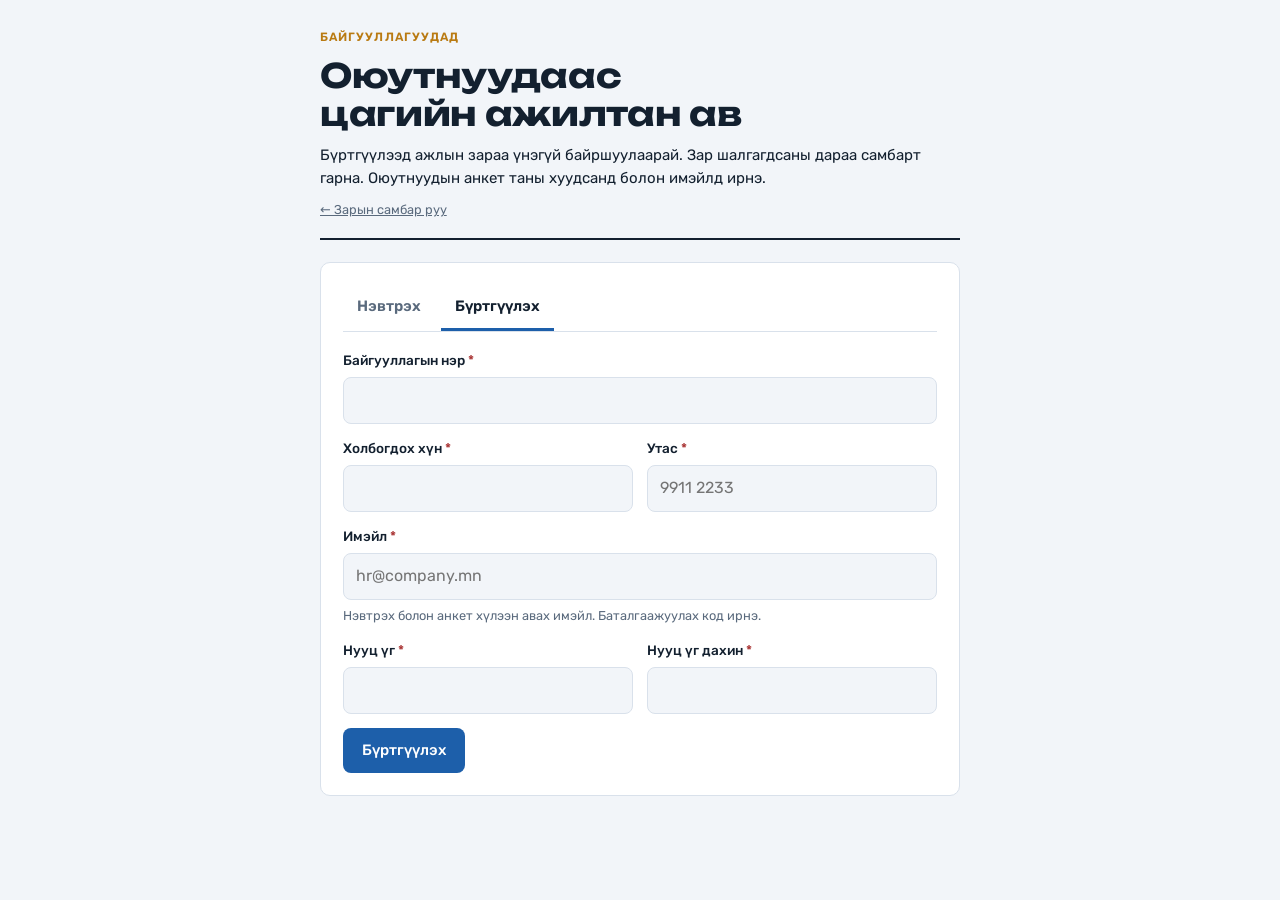
<file: post.html>
<!doctype html>
<html lang="mn">
<head>
<meta charset="utf-8">
<meta name="viewport" content="width=device-width,initial-scale=1">
<title>Ажлын зар байршуулах</title>
<meta http-equiv="refresh" content="0; url=company.html#register">
<link rel="canonical" href="company.html">
</head>
<body>
<p>Зар байршуулах хэсэг шилжсэн. <a href="company.html#register">Байгууллагын булан руу орох</a></p>
<script>location.replace("company.html" + (location.hash || "#register"));</script>
</body>
</html>
</file>
<file: style.css>
:root{
  --bg:#F2F5F9; --surface:#FFFFFF; --fg:#13202F; --muted:#5A6A7D; --line:#D9E1EB;
  --accent:#1D5FAA; --accent-ink:#FFFFFF; --ochre:#B97A12;
  --ok:#1F7A4D; --ok-soft:#E3F3EA; --warn:#9A5B00; --warn-soft:#FDF0D9; --bad:#A93434; --bad-soft:#F9E3E3; --info-soft:#E3EDF8;
  --display:"Unbounded","Rubik",system-ui,sans-serif;
  --body:"Rubik",system-ui,-apple-system,"Segoe UI",sans-serif;
  --r:10px;
  color-scheme:light;
}
@media (prefers-color-scheme: dark){:root:not([data-theme="light"]){
  --bg:#0F1620; --surface:#18222E; --fg:#E6ECF3; --muted:#93A3B6; --line:#2A3746;
  --accent:#6FA6E8; --accent-ink:#0B1520; --ochre:#E2A947;
  --ok:#6CCB98; --ok-soft:#16302A; --warn:#E8B460; --warn-soft:#30260F; --bad:#EE8C8C; --bad-soft:#341B1E; --info-soft:#18293C;
  color-scheme:dark}}
:root[data-theme="dark"]{
  --bg:#0F1620; --surface:#18222E; --fg:#E6ECF3; --muted:#93A3B6; --line:#2A3746;
  --accent:#6FA6E8; --accent-ink:#0B1520; --ochre:#E2A947;
  --ok:#6CCB98; --ok-soft:#16302A; --warn:#E8B460; --warn-soft:#30260F; --bad:#EE8C8C; --bad-soft:#341B1E; --info-soft:#18293C;
  color-scheme:dark}
*{box-sizing:border-box}
html{-webkit-text-size-adjust:100%}
body{margin:0;background:var(--bg);color:var(--fg);font:15px/1.55 var(--body);
  padding:calc(28px + env(safe-area-inset-top)) 16px calc(56px + env(safe-area-inset-bottom))}
[hidden]{display:none!important}
.wrap{max-width:640px;margin:0 auto;display:grid;gap:22px}
.wide{max-width:960px}
h1,h2{font-family:var(--display);text-wrap:balance;margin:0;letter-spacing:-.01em}
h1{font-size:clamp(1.5rem,4.5vw,2.1rem);line-height:1.15}
h2{font-size:1.1rem}
.eyebrow{font-size:.75rem;text-transform:uppercase;letter-spacing:.09em;color:var(--ochre);font-weight:600}
.hero{display:grid;gap:10px;padding-bottom:18px;border-bottom:2px solid var(--fg)}
.facts{display:flex;flex-wrap:wrap;gap:8px 18px;color:var(--muted);font-size:.92rem}
.facts b{color:var(--fg);font-weight:500}
.desc{white-space:pre-wrap;max-width:65ch;margin:0}
.panel{background:var(--surface);border:1px solid var(--line);border-radius:var(--r);padding:22px;display:grid;gap:18px}
.grid2{display:grid;grid-template-columns:1fr 1fr;gap:14px;align-items:start}
@media (max-width:520px){.grid2{grid-template-columns:1fr}.panel{padding:18px}}
.field{display:grid;gap:6px;min-width:0}
label,.lbl{font-size:.85rem;font-weight:500}
.req::after{content:" *";color:var(--bad)}
.hint{font-size:.8rem;color:var(--muted)}
input[type=text],input[type=tel],input[type=email],input[type=password],input[type=search],select,textarea{
  width:100%;font:inherit;font-size:16px;color:var(--fg);background:var(--bg);border:1px solid var(--line);border-radius:8px;padding:10px 12px}
textarea{min-height:84px;resize:vertical}
input:focus-visible,select:focus-visible,textarea:focus-visible,button:focus-visible,a:focus-visible,.chip input:focus-visible+span{outline:2px solid var(--accent);outline-offset:2px}
.chips{display:flex;flex-wrap:wrap;gap:8px}
.chip{position:relative}
.chip input{position:absolute;opacity:0;inset:0;margin:0;cursor:pointer}
.chip span{display:inline-block;padding:8px 14px;border:1px solid var(--line);border-radius:999px;font-size:.88rem;background:var(--bg);cursor:pointer;user-select:none}
.chip input:checked+span{background:var(--accent);color:var(--accent-ink);border-color:var(--accent)}
.row{display:flex;flex-wrap:wrap;gap:10px;align-items:center}
button,.btn{font:inherit;font-weight:500;border-radius:8px;padding:10px 18px;border:1px solid transparent;cursor:pointer;text-decoration:none;display:inline-flex;align-items:center;justify-content:center;gap:6px}
.primary{background:var(--accent);color:var(--accent-ink)}
.ghost{background:transparent;border-color:var(--line);color:var(--fg)}
.danger{background:transparent;color:var(--bad);border-color:var(--bad)}
.small{padding:7px 12px;font-size:.88rem}
button:disabled{opacity:.55;cursor:default}
.note{padding:12px 14px;border-radius:8px;font-size:.92rem}
.note.ok{background:var(--ok-soft);color:var(--ok)}
.note.err{background:var(--bad-soft);color:var(--bad)}
.note.info{background:var(--info-soft);color:var(--fg)}
.pill{display:inline-block;padding:3px 10px;border-radius:999px;font-size:.78rem;font-weight:600;white-space:nowrap}
.s-new{background:var(--info-soft);color:var(--accent)}
.s-contacted{background:var(--warn-soft);color:var(--warn)}
.s-hired{background:var(--ok-soft);color:var(--ok)}
.s-rejected{background:var(--bad-soft);color:var(--bad)}
.foot{font-size:.8rem;color:var(--muted)}
.trap{position:absolute;left:-9999px;width:1px;height:1px;overflow:hidden}
details summary{cursor:pointer;font-weight:500}
details[open] summary{margin-bottom:14px}

/* Admin */
.topbar{position:sticky;top:0;z-index:5;background:var(--bg);margin:calc(-28px - env(safe-area-inset-top)) -16px 0;
  padding:calc(14px + env(safe-area-inset-top)) 16px 12px;border-bottom:1px solid var(--line)}
.topbar .inner{max-width:960px;margin:0 auto;display:flex;align-items:center;gap:10px}
.topbar h1{font-size:1.15rem;flex:1}
.stats{display:flex;flex-wrap:wrap;gap:8px}
.stat{padding:8px 12px;border:1px solid var(--line);border-radius:8px;background:var(--surface);color:var(--fg);font-variant-numeric:tabular-nums;font-weight:400}
.stat b{font-family:var(--display);font-size:1.05rem;margin-right:6px}
.stat[aria-pressed="true"]{border-color:var(--accent);box-shadow:inset 0 0 0 1px var(--accent)}
.filters{display:flex;flex-wrap:wrap;gap:10px}
.filters input{flex:1 1 200px;width:auto}
.filters select{width:auto}
.cards{display:grid;gap:12px;grid-template-columns:repeat(auto-fill,minmax(min(100%,300px),1fr))}
.card{background:var(--surface);border:1px solid var(--line);border-radius:var(--r);padding:16px;display:grid;gap:8px;align-content:start}
.card-head{display:flex;justify-content:space-between;gap:10px;align-items:start}
.card .name{font-weight:600;font-size:1.02rem}
.sub{color:var(--muted);font-size:.84rem}
.days{font-variant-numeric:tabular-nums}
.card .actions{display:flex;flex-wrap:wrap;gap:8px;align-items:center;margin-top:4px}
.card .actions select{width:auto;flex:1;min-width:130px;padding:7px 10px;font-size:15px}
.card details summary{font-size:.85rem;color:var(--accent)}
.card details[open] summary{margin-bottom:6px}
.card .text{white-space:pre-wrap;font-size:.9rem}
.empty{padding:28px;text-align:center;color:var(--muted);background:var(--surface);border:1px dashed var(--line);border-radius:var(--r)}
.login{max-width:380px;margin:10vh auto 0}
.tabs{display:flex;gap:6px;border-bottom:1px solid var(--line)}
.tabs button{background:none;border:0;border-bottom:3px solid transparent;border-radius:0;padding:10px 14px;color:var(--muted);font-weight:600}
.tabs button[aria-selected="true"]{color:var(--fg);border-bottom-color:var(--accent)}
.badge{display:inline-block;min-width:20px;padding:1px 6px;border-radius:999px;background:var(--bad);color:#fff;font-size:.75rem;text-align:center;margin-left:4px}
.job-line{font-weight:600;color:var(--accent);font-size:.9rem}
.sent-line{display:flex;align-items:center;gap:8px;flex-wrap:wrap;padding-top:6px;border-top:1px dashed var(--line)}
.warn-text{color:var(--warn);font-size:.84rem;font-weight:500}
.linkish{background:none;border:0;padding:0;color:var(--accent);text-decoration:underline;font-weight:500;justify-content:flex-start}
.jobs{display:grid;gap:14px}
.job{background:var(--surface);border:1px solid var(--line);border-radius:var(--r);padding:18px;display:grid;gap:8px}
.job h3{margin:0;font-family:var(--display);font-size:1.05rem;letter-spacing:-.01em}
.job .org{font-weight:600}
.job .meta{display:flex;flex-wrap:wrap;gap:6px 14px;color:var(--muted);font-size:.9rem}
.job .meta b{color:var(--fg);font-weight:500}
.chosen{background:var(--info-soft);border-radius:8px;padding:12px 14px;display:grid;gap:2px}
.consent{display:flex;gap:10px;align-items:flex-start;font-weight:400;font-size:.9rem}
.consent input{margin-top:3px;width:18px;height:18px;flex:none}
.info{display:grid;grid-template-columns:max-content 1fr;gap:6px 16px;margin:0}
.info dt{color:var(--muted);font-size:.88rem}
.info dd{margin:0;font-weight:500;overflow-wrap:anywhere}
.admins{list-style:none;margin:0;padding:0;display:grid;gap:8px}
.admin-row{display:flex;justify-content:space-between;align-items:center;gap:10px;padding:10px 12px;border:1px solid var(--line);border-radius:8px;background:var(--bg);font-weight:500}
@media (prefers-reduced-motion:no-preference){button,.btn{transition:filter .15s}button:hover:not(:disabled),.btn:hover{filter:brightness(1.08)}}
</file>
